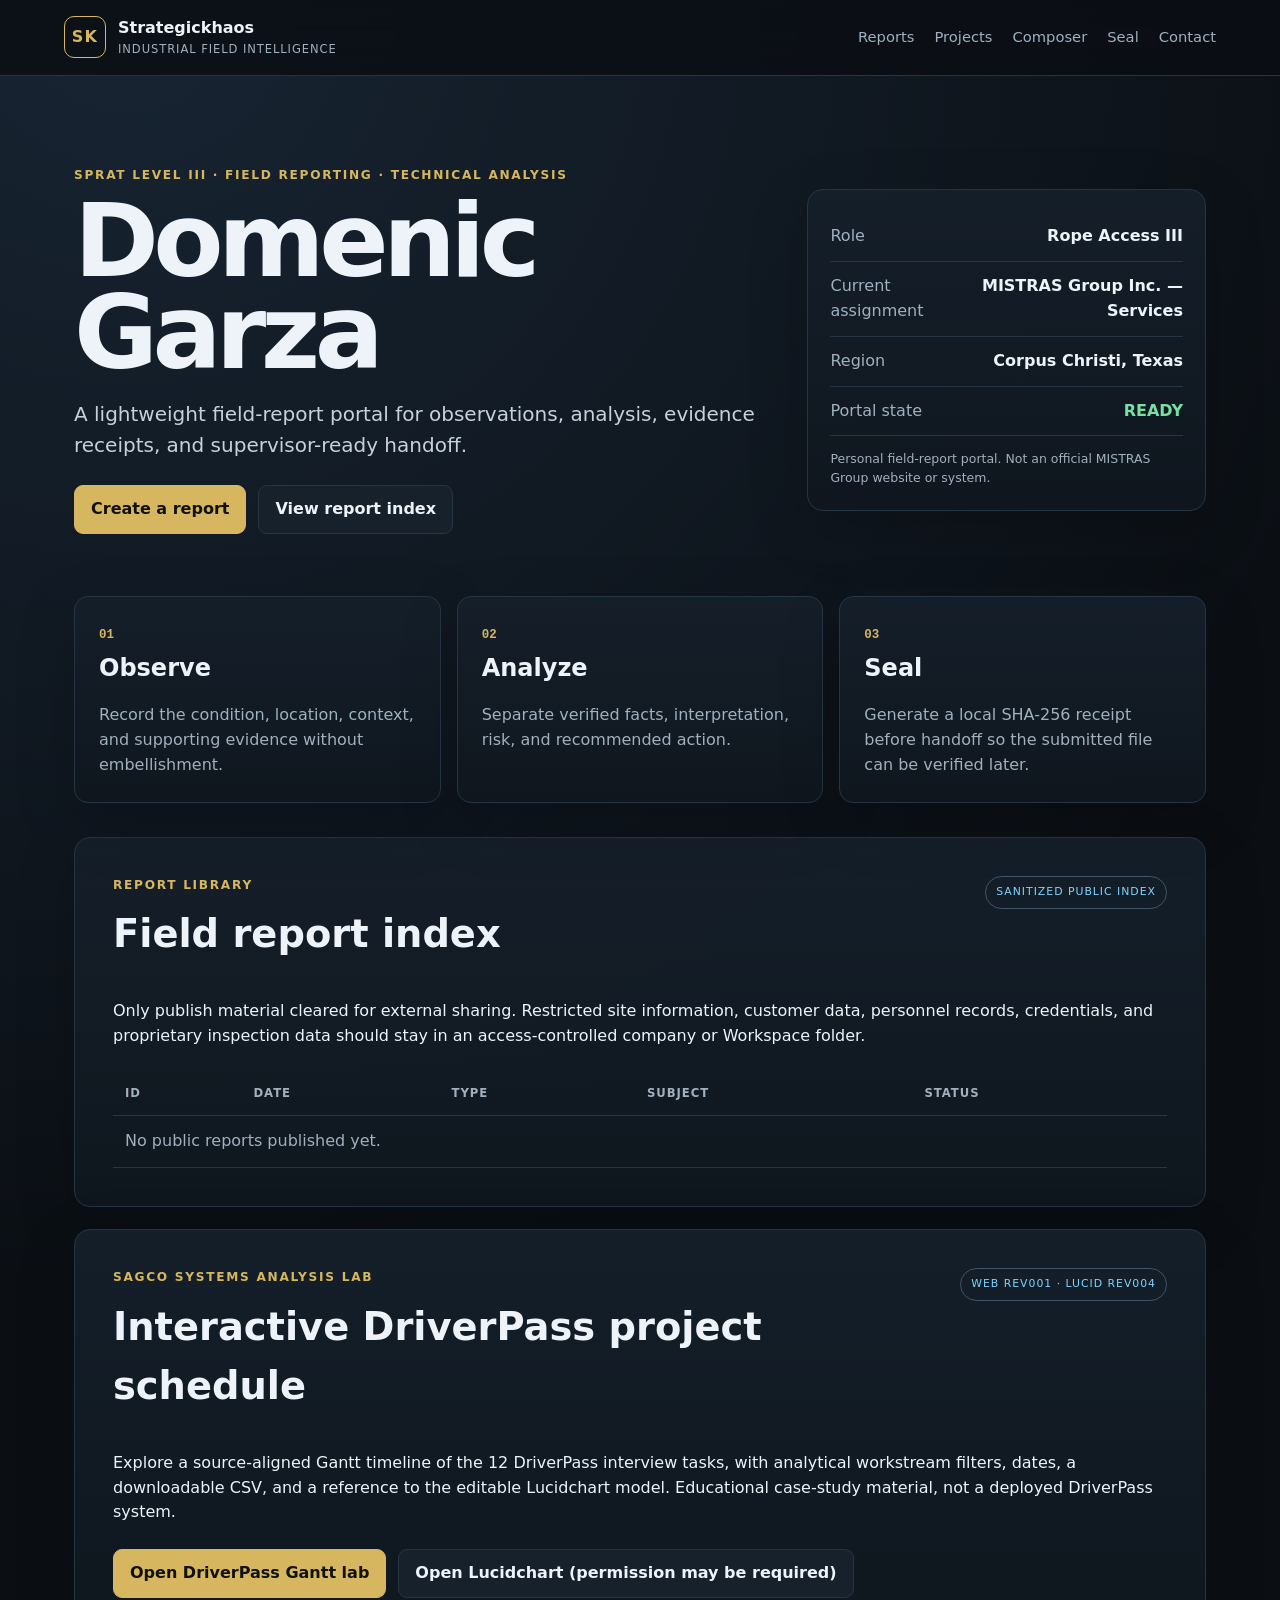
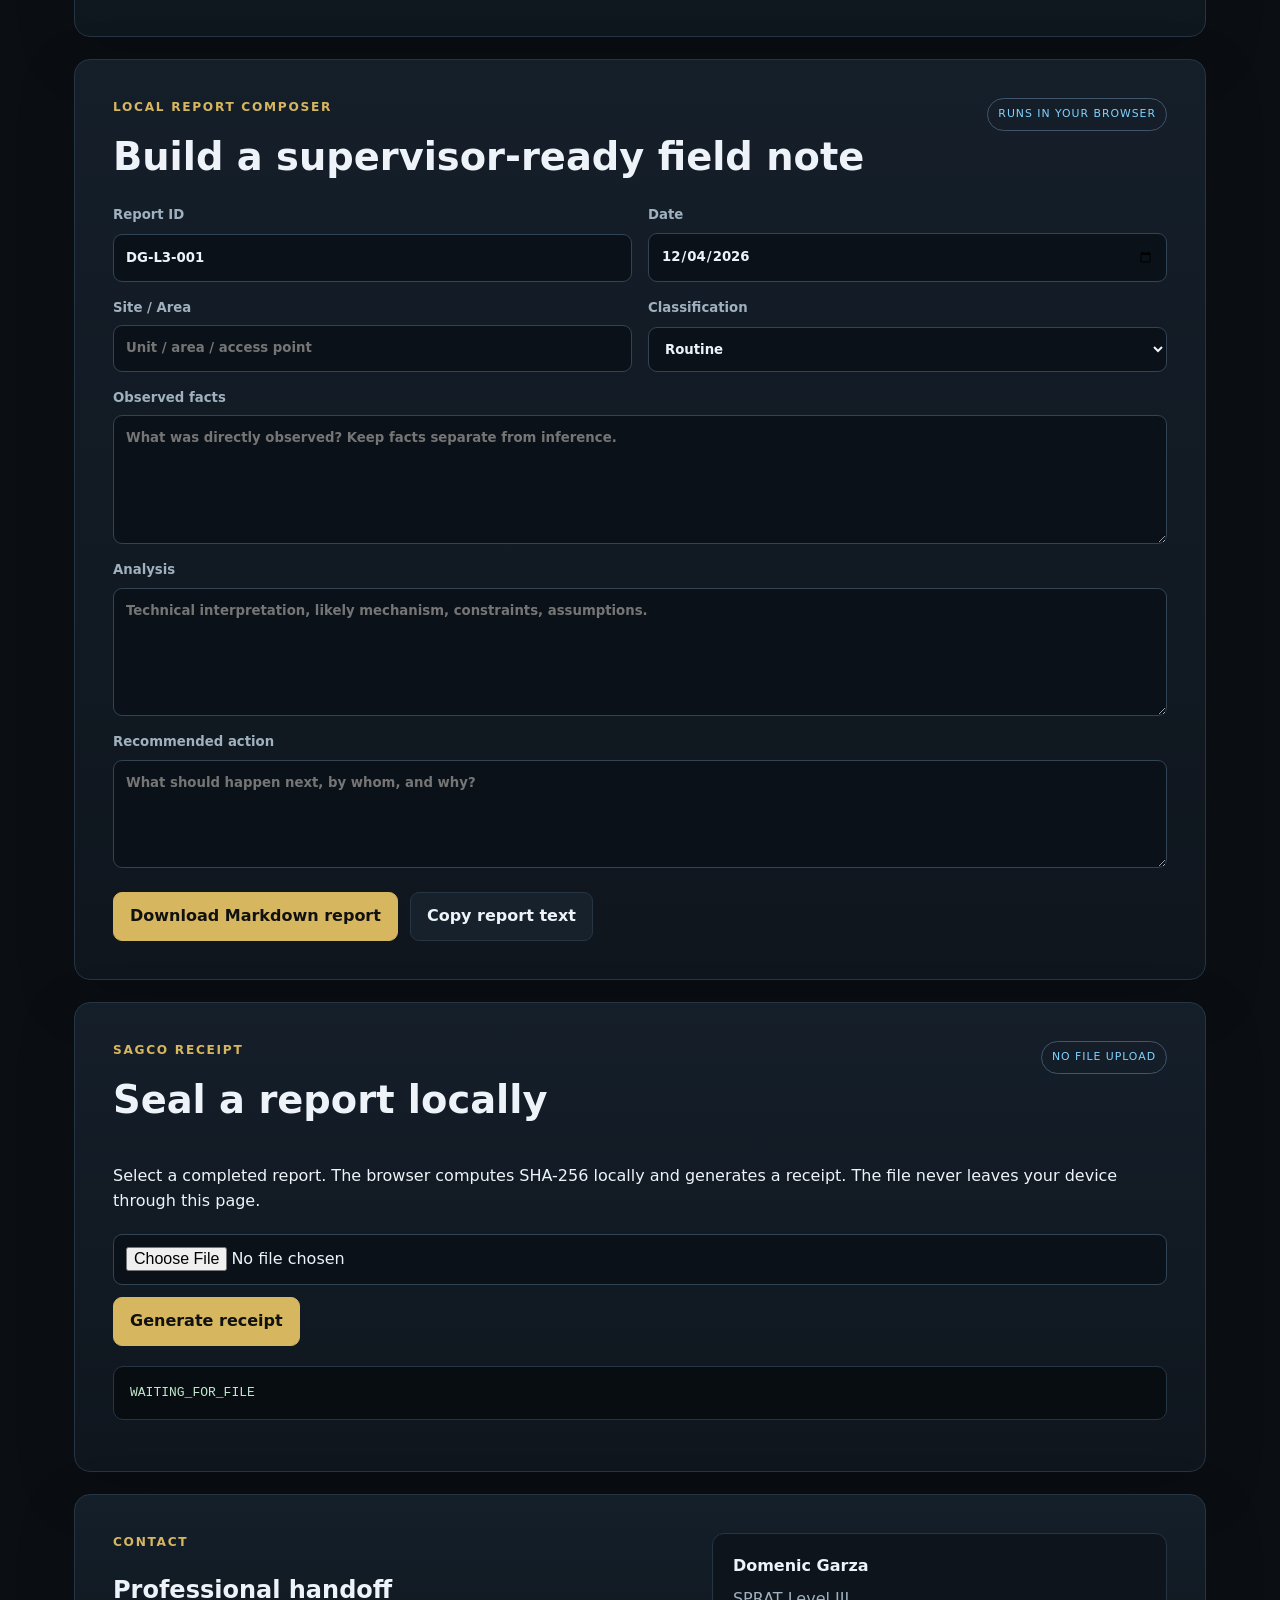
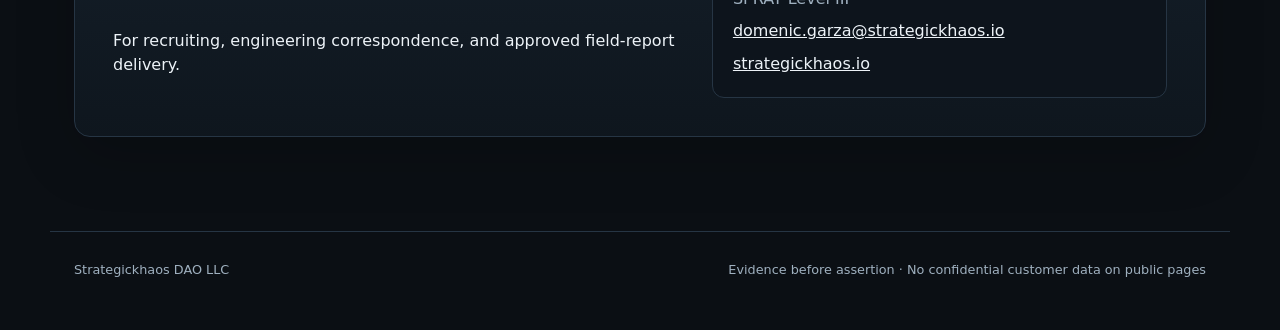
<file: index.html>
<!doctype html>
<html lang="en">
<head>
  <meta charset="utf-8" />
  <meta name="viewport" content="width=device-width,initial-scale=1" />
  <meta name="description" content="Domenic Garza — SPRAT Level III field reporting and engineering analysis portal." />
  <meta name="robots" content="index,follow" />
  <title>Domenic Garza | SPRAT Level III Field Reports</title>
  <link rel="stylesheet" href="assets/site.css" />
</head>
<body>
  <header class="site-header">
    <a class="brand" href="#top" aria-label="Strategickhaos home">
      <span class="brand-mark">SK</span>
      <span>
        <strong>Strategickhaos</strong>
        <small>Industrial Field Intelligence</small>
      </span>
    </a>
    <nav aria-label="Primary">
      <a href="#reports">Reports</a>
      <a href="#projects">Projects</a>
      <a href="#composer">Composer</a>
      <a href="#seal">Seal</a>
      <a href="#contact">Contact</a>
    </nav>
  </header>

  <main id="top">
    <section class="hero">
      <div>
        <p class="eyebrow">SPRAT LEVEL III · FIELD REPORTING · TECHNICAL ANALYSIS</p>
        <h1>Domenic Garza</h1>
        <p class="lede">A lightweight field-report portal for observations, analysis, evidence receipts, and supervisor-ready handoff.</p>
        <div class="actions">
          <a class="button primary" href="#composer">Create a report</a>
          <a class="button" href="#reports">View report index</a>
        </div>
      </div>
      <aside class="status-card" aria-label="Current assignment status">
        <div class="status-row"><span>Role</span><strong>Rope Access III</strong></div>
        <div class="status-row"><span>Current assignment</span><strong>MISTRAS Group Inc. — Services</strong></div>
        <div class="status-row"><span>Region</span><strong>Corpus Christi, Texas</strong></div>
        <div class="status-row"><span>Portal state</span><strong class="ok">READY</strong></div>
        <p class="micro">Personal field-report portal. Not an official MISTRAS Group website or system.</p>
      </aside>
    </section>

    <section class="rail-grid" aria-label="Portal doctrine">
      <article><span>01</span><h2>Observe</h2><p>Record the condition, location, context, and supporting evidence without embellishment.</p></article>
      <article><span>02</span><h2>Analyze</h2><p>Separate verified facts, interpretation, risk, and recommended action.</p></article>
      <article><span>03</span><h2>Seal</h2><p>Generate a local SHA-256 receipt before handoff so the submitted file can be verified later.</p></article>
    </section>

    <section id="reports" class="panel">
      <div class="section-head">
        <div><p class="eyebrow">REPORT LIBRARY</p><h2>Field report index</h2></div>
        <span class="badge">SANITIZED PUBLIC INDEX</span>
      </div>
      <p>Only publish material cleared for external sharing. Restricted site information, customer data, personnel records, credentials, and proprietary inspection data should stay in an access-controlled company or Workspace folder.</p>
      <div class="table-wrap">
        <table>
          <thead><tr><th>ID</th><th>Date</th><th>Type</th><th>Subject</th><th>Status</th></tr></thead>
          <tbody id="reportRows"><tr><td colspan="5" class="muted">No public reports published yet.</td></tr></tbody>
        </table>
      </div>
    </section>

    <section id="projects" class="panel">
      <div class="section-head">
        <div><p class="eyebrow">SAGCO SYSTEMS ANALYSIS LAB</p><h2>Interactive DriverPass project schedule</h2></div>
        <span class="badge">WEB REV001 · LUCID REV004</span>
      </div>
      <p>Explore a source-aligned Gantt timeline of the 12 DriverPass interview tasks, with analytical workstream filters, dates, a downloadable CSV, and a reference to the editable Lucidchart model. Educational case-study material, not a deployed DriverPass system.</p>
      <div class="actions">
        <a class="button primary" href="projects/driverpass-gantt/">Open DriverPass Gantt lab</a>
        <a class="button" href="https://lucid.app/lucidchart/f4c7231e-6f78-4b32-979b-8c4c8e9464ad/view" target="_blank" rel="noopener noreferrer">Open Lucidchart (permission may be required)</a>
      </div>
    </section>

    <section id="composer" class="panel">
      <div class="section-head"><div><p class="eyebrow">LOCAL REPORT COMPOSER</p><h2>Build a supervisor-ready field note</h2></div><span class="badge">RUNS IN YOUR BROWSER</span></div>
      <div class="form-grid">
        <label>Report ID<input id="reportId" value="DG-L3-001" /></label>
        <label>Date<input id="reportDate" type="date" /></label>
        <label>Site / Area<input id="site" placeholder="Unit / area / access point" /></label>
        <label>Classification<select id="classification"><option>Routine</option><option>Safety Observation</option><option>Technical Analysis</option><option>Quality / NCR Support</option><option>Rope Access Plan Note</option></select></label>
        <label class="span2">Observed facts<textarea id="facts" rows="5" placeholder="What was directly observed? Keep facts separate from inference."></textarea></label>
        <label class="span2">Analysis<textarea id="analysis" rows="5" placeholder="Technical interpretation, likely mechanism, constraints, assumptions."></textarea></label>
        <label class="span2">Recommended action<textarea id="action" rows="4" placeholder="What should happen next, by whom, and why?"></textarea></label>
      </div>
      <div class="actions">
        <button class="button primary" id="downloadMd">Download Markdown report</button>
        <button class="button" id="copyReport">Copy report text</button>
      </div>
    </section>

    <section id="seal" class="panel">
      <div class="section-head"><div><p class="eyebrow">SAGCO RECEIPT</p><h2>Seal a report locally</h2></div><span class="badge">NO FILE UPLOAD</span></div>
      <p>Select a completed report. The browser computes SHA-256 locally and generates a receipt. The file never leaves your device through this page.</p>
      <div class="seal-box">
        <input id="sealFile" type="file" />
        <button class="button primary" id="sealBtn">Generate receipt</button>
      </div>
      <pre id="receiptOut">WAITING_FOR_FILE</pre>
      <button class="button hidden" id="downloadReceipt">Download receipt JSON</button>
    </section>

    <section id="contact" class="panel contact">
      <div><p class="eyebrow">CONTACT</p><h2>Professional handoff</h2><p>For recruiting, engineering correspondence, and approved field-report delivery.</p></div>
      <div class="contact-card">
        <strong>Domenic Garza</strong>
        <span>SPRAT Level III</span>
        <a href="mailto:domenic.garza@strategickhaos.io">domenic.garza@strategickhaos.io</a>
        <a href="https://strategickhaos.io">strategickhaos.io</a>
      </div>
    </section>
  </main>

  <footer>
    <span>Strategickhaos DAO LLC</span>
    <span>Evidence before assertion · No confidential customer data on public pages</span>
  </footer>
  <script src="assets/site.js"></script>
</body>
</html>
</file>
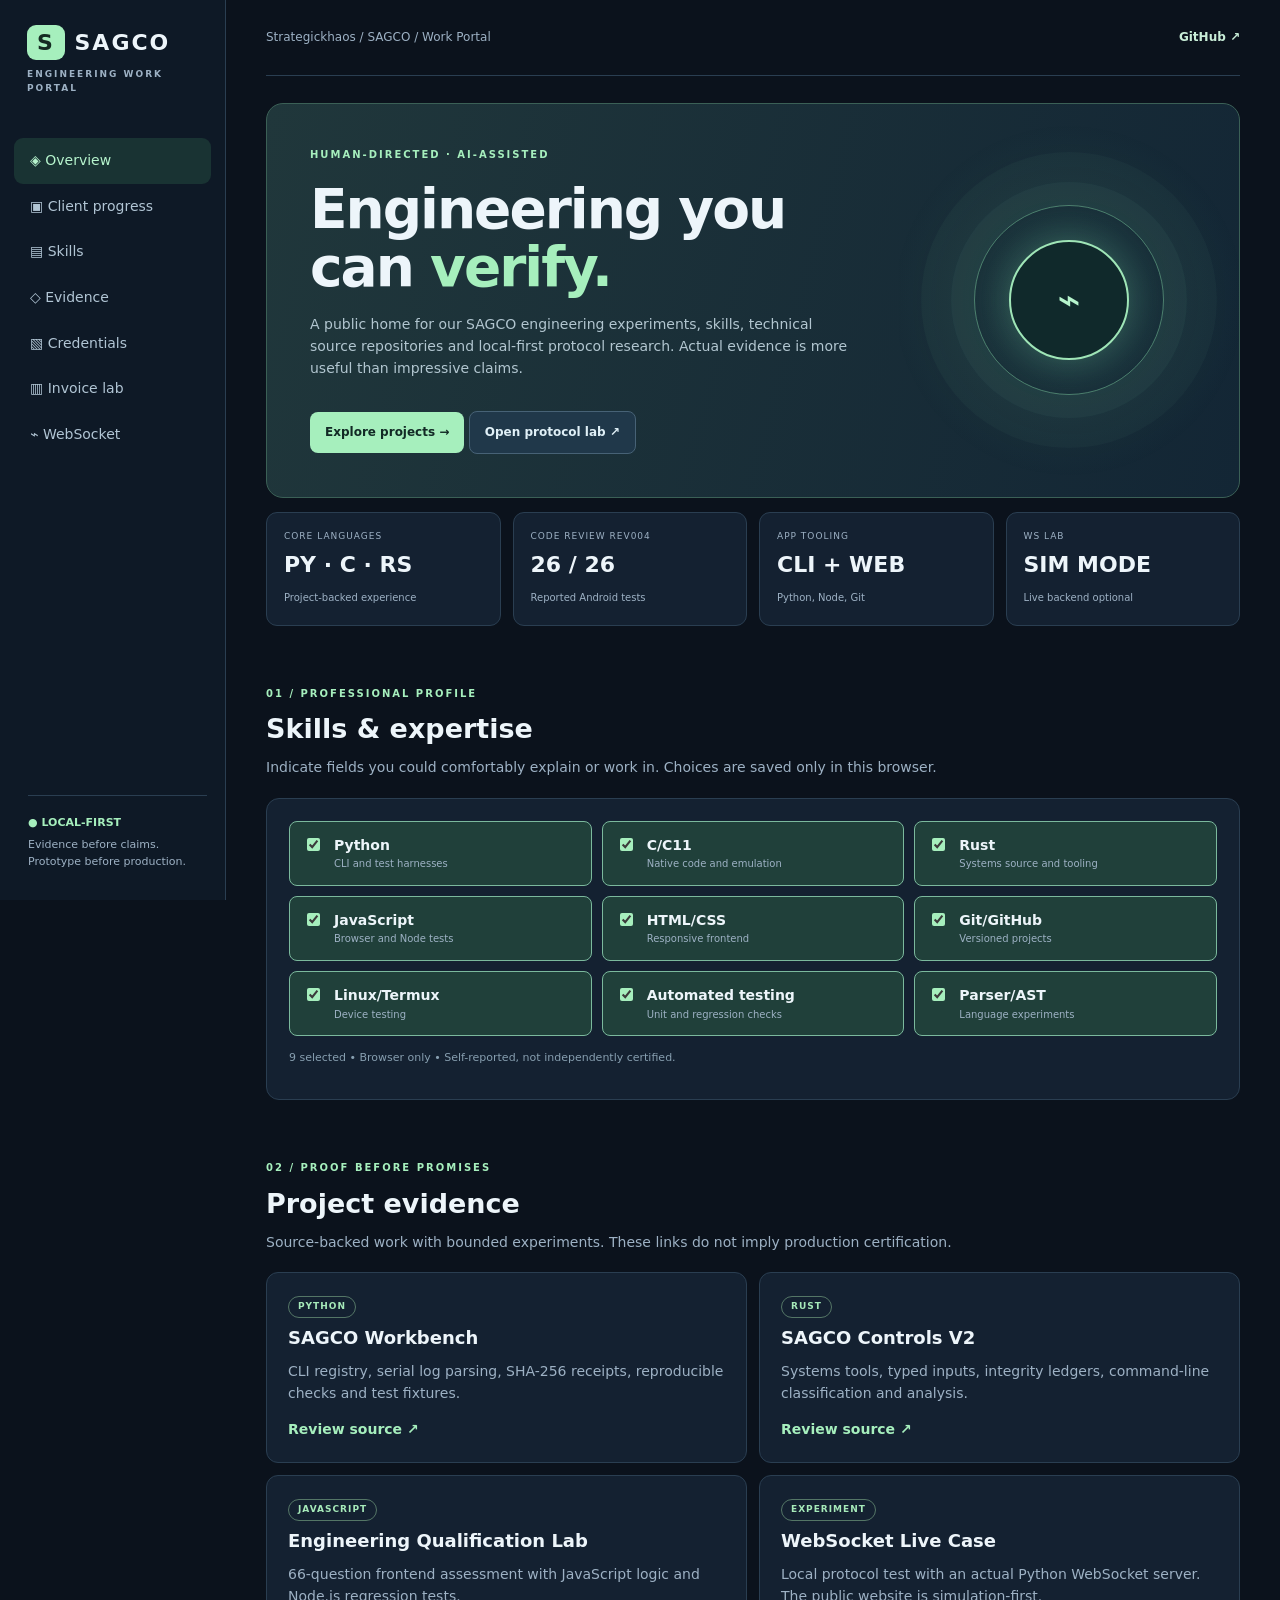
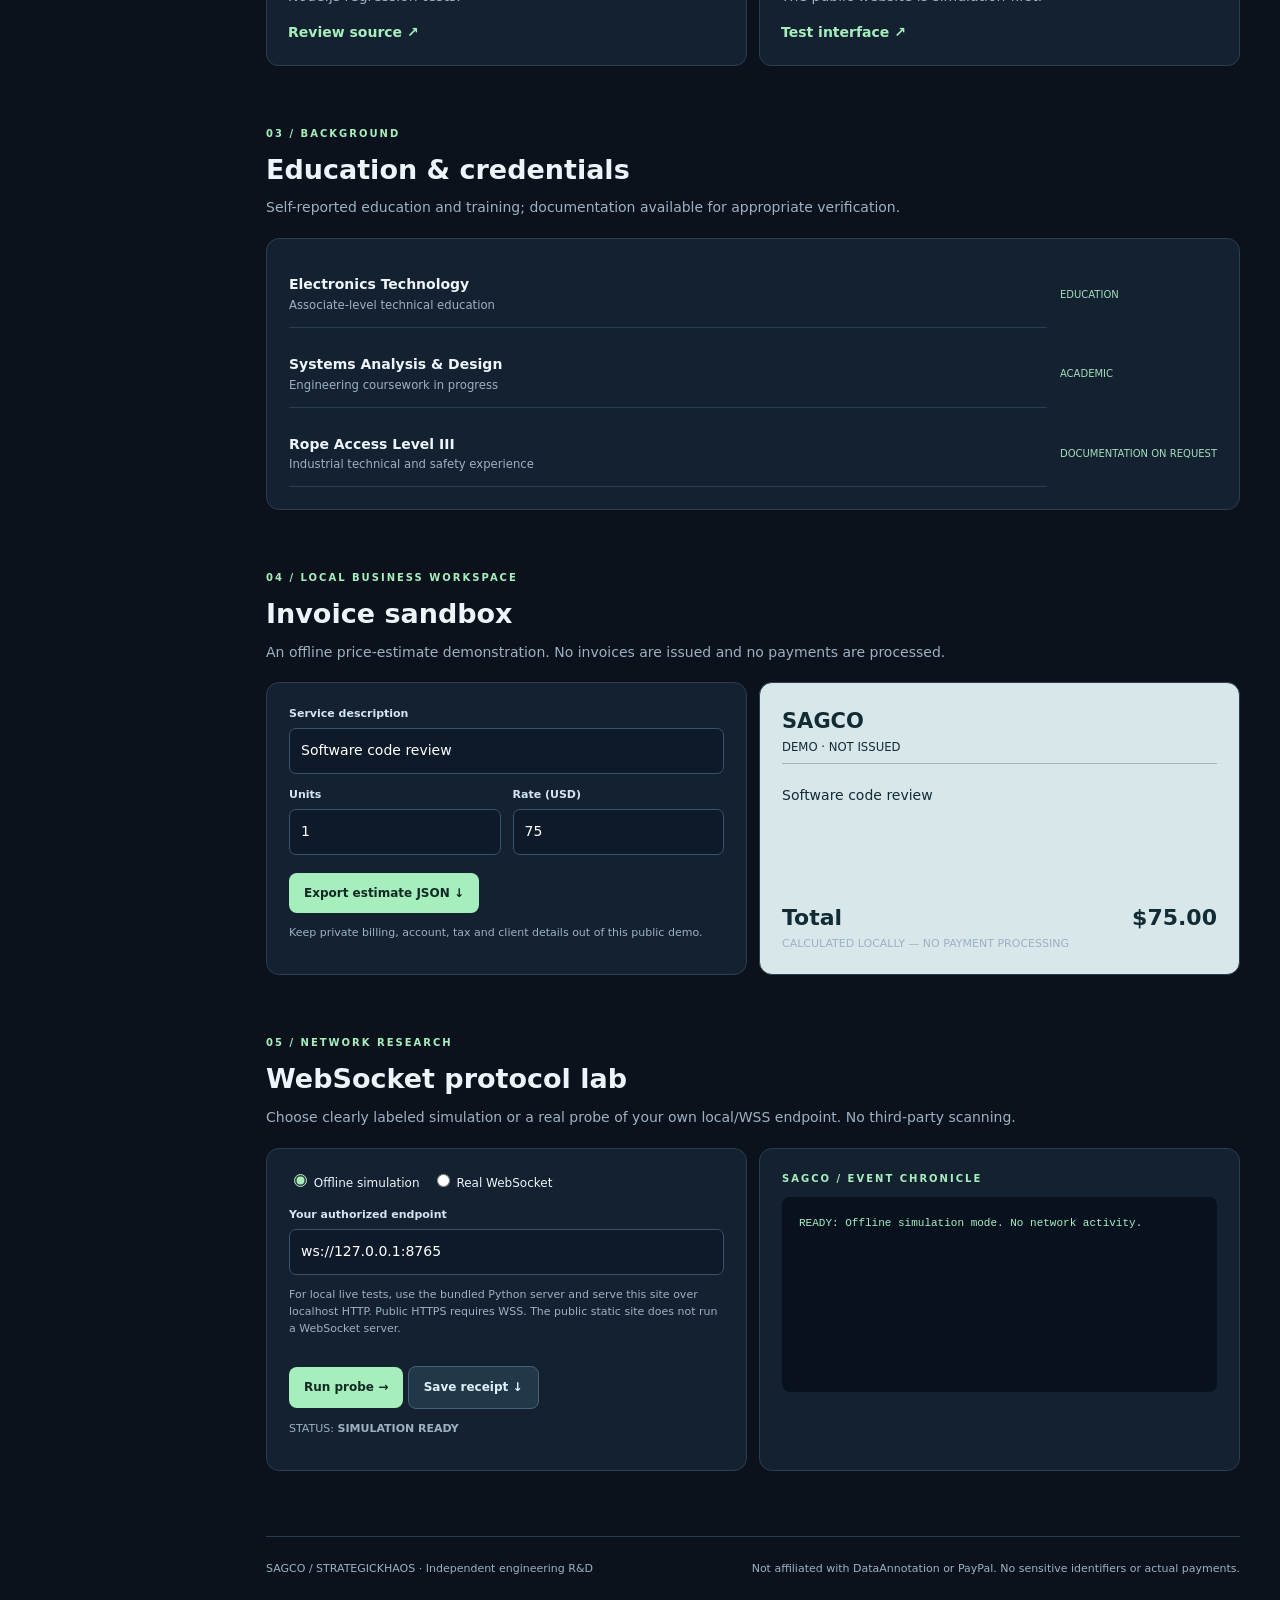
<file: sagco-portal/index.html>
<!doctype html>
<html lang="en">
<head>
<meta charset="utf-8"><meta name="viewport" content="width=device-width,initial-scale=1">
<meta name="theme-color" content="#101b27">
<meta name="description" content="SAGCO engineering work portal: evidence-backed skills, independent research, invoice simulator and WebSocket protocol lab.">
<title>SAGCO | Engineering Work Portal</title>
<style>
:root{font:14px/1.55 system-ui,Segoe UI,sans-serif;color:#edf5fa;background:#0b121c;--mint:#a6efbd;--muted:#9db1c4;--line:#2a3e51;--panel:#142131}*{box-sizing:border-box}html{scroll-behavior:smooth}body{margin:0}a{color:inherit;text-decoration:none}button,input{font:inherit}button{cursor:pointer}a:focus-visible,button:focus-visible,input:focus-visible{outline:2px solid #8bdcf1;outline-offset:2px}.shell{display:grid;grid-template-columns:226px minmax(0,1fr);min-height:100vh}.sidebar{border-right:1px solid var(--line);background:#0e1926;padding:26px 14px;position:sticky;top:0;height:100vh}.brand{font-weight:900;font-size:22px;letter-spacing:2px;padding-left:13px}.brand i{background:var(--mint);color:#142b22;border-radius:9px;padding:5px 10px;font-style:normal}.brand small{display:block;font-size:9px;letter-spacing:2px;color:var(--muted);margin:8px 0 42px}.sidebar nav a{display:block;padding:12px 16px;border-radius:9px;color:#b1c5d4}.sidebar nav a:hover,.sidebar nav a:first-child{background:#193333;color:#b6f4cd}.aside-note{position:absolute;bottom:30px;left:28px;right:18px;color:var(--muted);font-size:11px;border-top:1px solid var(--line);padding-top:18px}.aside-note b{display:block;color:var(--mint);margin-bottom:5px}.main{padding:0 40px;max-width:1470px;width:100%}.top{display:flex;align-items:center;justify-content:space-between;gap:10px;height:76px;border-bottom:1px solid var(--line);color:var(--muted);font-size:12px}.top a{color:#c9eed8;font-weight:700}.hero{display:grid;grid-template-columns:1.3fr .7fr;min-height:310px;margin-top:27px;border:1px solid #3b6056;border-radius:17px;overflow:hidden;background:linear-gradient(105deg,#20373b,#132635)}.hero-content{padding:43px}.eyebrow{color:var(--mint);letter-spacing:2px;font-size:10px;font-weight:900}h1{font-size:clamp(34px,5vw,55px);letter-spacing:-2px;line-height:1.07;margin:17px 0}h1 em{color:var(--mint);font-style:normal}.hero p{color:#b2c6d0;max-width:580px}.hero-visual{display:grid;place-items:center;position:relative;overflow:hidden;background:radial-gradient(circle,#44856a27,transparent 68%)}.ring{width:190px;height:190px;border:1px solid #88dbaa78;border-radius:50%;position:absolute;box-shadow:0 0 0 23px #85d8b30b,0 0 0 53px #85d8b309}.core{position:relative;border-radius:50%;background:#10292b;border:2px solid #9fe5b7;width:120px;height:120px;display:grid;place-items:center;color:#b6f5cd;font-size:39px;box-shadow:0 0 40px #77daac55}.button{display:inline-block;border:0;padding:11px 15px;border-radius:8px;background:var(--mint);color:#122925;font-size:12px;font-weight:850;margin-top:18px}.button.alt{background:#20384a;color:#e0f0f7;border:1px solid #476276}.metrics{display:grid;grid-template-columns:repeat(4,1fr);gap:12px;margin-top:14px}.metric{border:1px solid var(--line);background:var(--panel);border-radius:11px;padding:17px}.metric small{display:block;font-size:9px;color:var(--muted);letter-spacing:1px}.metric strong{display:block;font-size:22px;margin:4px 0}.metric span{font-size:10px;color:var(--muted)}section{margin-top:60px;scroll-margin-top:20px}section h2{font-size:27px;margin:7px 0 7px}section .description{color:var(--muted);margin:0 0 19px}.label{font-size:10px;color:var(--mint);letter-spacing:2px;font-weight:900}.box{border:1px solid var(--line);border-radius:13px;background:var(--panel);padding:22px}.skill-grid{display:grid;grid-template-columns:repeat(3,minmax(0,1fr));gap:10px}.skill{border:1px solid #355169;background:#1b2a3b;padding:13px;border-radius:8px;display:flex;gap:11px;align-items:start;cursor:pointer}.skill:has(input:checked){border-color:#7bb99d;background:#20403a}.skill input{accent-color:var(--mint);margin-top:3px}.skill strong{display:block}.skill small{color:var(--muted);display:block;font-size:10px}.hint{font-size:11px;color:#879fb0;margin-top:13px}.cards{display:grid;grid-template-columns:repeat(2,1fr);gap:12px}.card{border:1px solid var(--line);background:var(--panel);border-radius:12px;padding:21px}.card h3{margin:6px 0;font-size:18px}.card p{color:var(--muted);margin:9px 0 15px}.card a{color:var(--mint);font-weight:800}.tag{display:inline-block;border:1px solid #547666;color:#a6e9b9;border-radius:30px;padding:3px 9px;font-size:9px;font-weight:850;letter-spacing:1px}.tiny{font-size:11px;color:var(--muted)}.cred{display:grid;grid-template-columns:1fr auto;gap:13px;align-items:center}.cred>div{padding:13px 0;border-bottom:1px solid var(--line)}.cred small{display:block;color:var(--muted)}.pill{font-size:10px;color:#a4ddbb}.tools{display:grid;grid-template-columns:1fr 1fr;gap:12px}label.field{display:block;font-size:11px;font-weight:750;margin-bottom:6px;color:#d2e5f0}input[type=text],input[type=number]{background:#0e1a29;border:1px solid #385269;color:white;padding:11px;border-radius:7px;width:100%;min-width:0}.form-row{display:grid;grid-template-columns:1fr 1fr;gap:12px;margin-top:12px}.preview{background:#d8e7e9;color:#112c34;display:flex;flex-direction:column;min-height:220px}.preview b{font-size:21px}.preview hr{width:100%;border:0;border-top:1px solid #9bb8bd}.total{margin-top:auto;display:flex;justify-content:space-between;font-size:22px;font-weight:850}.radio{display:flex;gap:12px;flex-wrap:wrap;margin-bottom:14px}.radio label{font-size:12px}.radio input{accent-color:var(--mint)}pre{white-space:pre-wrap;overflow:auto;word-break:break-word;background:#07121e;color:#a8efc4;padding:17px;border-radius:8px;min-height:195px;max-height:330px;font:11px/1.65 ui-monospace,monospace}.foot{margin:65px 0 35px;color:var(--muted);padding-top:23px;border-top:1px solid var(--line);font-size:11px;display:flex;justify-content:space-between;gap:12px}@media(max-width:900px){.shell{display:block}.sidebar{position:static;height:auto;padding:14px}.brand{font-size:19px}.brand small,.aside-note{display:none!important}.sidebar nav{display:flex;overflow:auto}.sidebar nav a{white-space:nowrap;font-size:11px;padding:8px 11px}.main{padding:0 16px}.top{height:54px}.hero{grid-template-columns:1fr}.hero-content{padding:26px}.hero-visual{min-height:125px}.ring{width:100px;height:100px}.core{width:70px;height:70px;font-size:23px}.metrics{grid-template-columns:repeat(2,1fr)}.skill-grid{grid-template-columns:repeat(2,1fr)}.cards,.tools{grid-template-columns:1fr}}@media(max-width:530px){.skill-grid{grid-template-columns:1fr}.foot{display:block}.metric strong{font-size:17px}h1{font-size:36px}}@media(prefers-reduced-motion:reduce){html{scroll-behavior:auto}}
</style>
</head>
<body>
<div class="shell">
<aside class="sidebar"><div class="brand"><i>S</i> SAGCO<small>ENGINEERING WORK PORTAL</small></div><nav aria-label="Sections"><a href="#overview">◈ Overview</a><a href="./progress.html">▣ Client progress</a><a href="#skills">▤ Skills</a><a href="#projects">◇ Evidence</a><a href="#credentials">▧ Credentials</a><a href="#billing">▥ Invoice lab</a><a href="#socket">⌁ WebSocket</a></nav><div class="aside-note"><b>● LOCAL-FIRST</b>Evidence before claims.<br>Prototype before production.</div></aside>
<main class="main">
<header class="top"><span>Strategickhaos / SAGCO / Work Portal</span><a target="_blank" rel="noopener noreferrer" href="https://github.com/Strategickhaos">GitHub ↗</a></header>
<div class="hero" id="overview"><div class="hero-content"><div class="eyebrow">HUMAN-DIRECTED · AI-ASSISTED</div><h1>Engineering you<br>can <em>verify.</em></h1><p>A public home for our SAGCO engineering experiments, skills, technical source repositories and local-first protocol research. Actual evidence is more useful than impressive claims.</p><a href="#projects" class="button">Explore projects →</a> <a href="#socket" class="button alt">Open protocol lab ↗</a></div><div class="hero-visual" aria-hidden="true"><div class="ring"></div><div class="core">⌁</div></div></div>
<div class="metrics"><div class="metric"><small>CORE LANGUAGES</small><strong>PY · C · RS</strong><span>Project-backed experience</span></div><div class="metric"><small>CODE REVIEW REV004</small><strong>26 / 26</strong><span>Reported Android tests</span></div><div class="metric"><small>APP TOOLING</small><strong>CLI + WEB</strong><span>Python, Node, Git</span></div><div class="metric"><small>WS LAB</small><strong id="metric-ws">SIM MODE</strong><span>Live backend optional</span></div></div>
<section id="skills"><div class="label">01 / PROFESSIONAL PROFILE</div><h2>Skills & expertise</h2><p class="description">Indicate fields you could comfortably explain or work in. Choices are saved only in this browser.</p><div class="box"><div class="skill-grid" id="skill-list"></div><p class="hint" id="skills-note">Self-reported selections, not external certifications. No server upload.</p></div></section>
<section id="projects"><div class="label">02 / PROOF BEFORE PROMISES</div><h2>Project evidence</h2><p class="description">Source-backed work with bounded experiments. These links do not imply production certification.</p><div class="cards">
<div class="card"><span class="tag">PYTHON</span><h3>SAGCO Workbench</h3><p>CLI registry, serial log parsing, SHA-256 receipts, reproducible checks and test fixtures.</p><a target="_blank" rel="noopener noreferrer" href="https://github.com/Strategickhaos/sagco-workbench">Review source ↗</a></div>
<div class="card"><span class="tag">RUST</span><h3>SAGCO Controls V2</h3><p>Systems tools, typed inputs, integrity ledgers, command-line classification and analysis.</p><a target="_blank" rel="noopener noreferrer" href="https://github.com/Strategickhaos/sagco-controls-v2">Review source ↗</a></div>
<div class="card"><span class="tag">JAVASCRIPT</span><h3>Engineering Qualification Lab</h3><p>66-question frontend assessment with JavaScript logic and Node.js regression tests.</p><a target="_blank" rel="noopener noreferrer" href="https://github.com/Strategickhaos/fabricmiq-engineering-qualification-lab">Review source ↗</a></div>
<div class="card"><span class="tag">EXPERIMENT</span><h3>WebSocket Live Case</h3><p>Local protocol test with an actual Python WebSocket server. The public website is simulation-first.</p><a href="#socket">Test interface ↗</a></div></div></section>
<section id="credentials"><div class="label">03 / BACKGROUND</div><h2>Education & credentials</h2><p class="description">Self-reported education and training; documentation available for appropriate verification.</p><div class="box cred"><div><b>Electronics Technology</b><small>Associate-level technical education</small></div><span class="pill">EDUCATION</span><div><b>Systems Analysis & Design</b><small>Engineering coursework in progress</small></div><span class="pill">ACADEMIC</span><div><b>Rope Access Level III</b><small>Industrial technical and safety experience</small></div><span class="pill">DOCUMENTATION ON REQUEST</span></div></section>
<section id="billing"><div class="label">04 / LOCAL BUSINESS WORKSPACE</div><h2>Invoice sandbox</h2><p class="description">An offline price-estimate demonstration. No invoices are issued and no payments are processed.</p><div class="tools"><div class="box"><label class="field" for="service">Service description</label><input id="service" type="text" maxlength="100" value="Software code review"><div class="form-row"><div><label class="field" for="quantity">Units</label><input id="quantity" type="number" min="0" max="100000" step=".25" value="1"></div><div><label class="field" for="price">Rate (USD)</label><input id="price" type="number" min="0" max="1000000" step=".01" value="75"></div></div><button class="button" id="download" type="button">Export estimate JSON ↓</button><p class="tiny">Keep private billing, account, tax and client details out of this public demo.</p></div><div class="box preview"><div><b>SAGCO</b><small style="display:block">DEMO · NOT ISSUED</small></div><hr><p id="preview-service">Software code review</p><div class="total"><span>Total</span><span id="sum">$75.00</span></div><div class="tiny">CALCULATED LOCALLY — NO PAYMENT PROCESSING</div></div></div></section>
<section id="socket"><div class="label">05 / NETWORK RESEARCH</div><h2>WebSocket protocol lab</h2><p class="description">Choose clearly labeled simulation or a real probe of your own local/WSS endpoint. No third-party scanning.</p><div class="tools"><div class="box"><div class="radio"><label><input name="mode" type="radio" value="sim" checked> Offline simulation</label><label><input name="mode" type="radio" value="live"> Real WebSocket</label></div><label class="field" for="endpoint">Your authorized endpoint</label><input id="endpoint" type="text" value="ws://127.0.0.1:8765"><p class="tiny">For local live tests, use the bundled Python server and serve this site over localhost HTTP. Public HTTPS requires WSS. The public static site does not run a WebSocket server.</p><button id="probe" class="button" type="button">Run probe →</button> <button id="receipt" class="button alt" type="button">Save receipt ↓</button><p class="tiny">STATUS: <b id="state">SIMULATION READY</b></p></div><div class="box"><div class="eyebrow">SAGCO / EVENT CHRONICLE</div><pre id="log" role="log" aria-live="polite">READY: Offline simulation mode. No network activity.</pre></div></div></section>
<footer class="foot"><span>SAGCO / STRATEGICKHAOS · Independent engineering R&D</span><span>Not affiliated with DataAnnotation or PayPal. No sensitive identifiers or actual payments.</span></footer>
</main></div>
<script>
'use strict';
const $=id=>document.getElementById(id), items=[['Python','CLI and test harnesses'],['C/C11','Native code and emulation'],['Rust','Systems source and tooling'],['JavaScript','Browser and Node tests'],['HTML/CSS','Responsive frontend'],['Git/GitHub','Versioned projects'],['Linux/Termux','Device testing'],['Automated testing','Unit and regression checks'],['Parser/AST','Language experiments']];
let saved;
try{saved=JSON.parse(localStorage.getItem('sagco-portal-skills'))}catch(e){saved=null}
if(!Array.isArray(saved))saved=[0,1,2,3,4,5,6,7,8];
function updateCount(){let count=document.querySelectorAll('#skill-list input:checked').length;$('skills-note').textContent=count+' selected • Browser only • Self-reported, not independently certified.'}
items.forEach((item,i)=>{let label=document.createElement('label');label.className='skill';let box=document.createElement('input');box.type='checkbox';box.checked=saved.includes(i);let span=document.createElement('span');let a=document.createElement('strong'),b=document.createElement('small');a.textContent=item[0];b.textContent=item[1];span.append(a,b);label.append(box,span);box.onchange=()=>{try{localStorage.setItem('sagco-portal-skills',JSON.stringify([...document.querySelectorAll('#skill-list input')].flatMap((v,n)=>v.checked?[n]:[])))}catch(e){}updateCount()};$('skill-list').append(label)});updateCount();
function calc(){let n=Number($('quantity').value),r=Number($('price').value);let ok=Number.isFinite(n)&&Number.isFinite(r)&&n>=0&&r>=0&&n<=100000&&r<=1000000;let total=ok?Math.round(n*r*100)/100:null;$('sum').textContent=ok?new Intl.NumberFormat('en-US',{style:'currency',currency:'USD'}).format(total):'INVALID';$('preview-service').textContent=$('service').value.slice(0,100);$('download').disabled=!ok;return{description:$('service').value.slice(0,100),units:n,rate_usd:r,total_usd:total,valid:ok}}
for(let id of ['quantity','price','service'])$(id).addEventListener('input',calc);calc();
function save(name,obj){let b=new Blob([JSON.stringify(obj,null,2)],{type:'application/json'}),u=URL.createObjectURL(b),a=document.createElement('a');a.href=u;a.download=name;document.body.append(a);a.click();a.remove();setTimeout(()=>URL.revokeObjectURL(u),1000)}
$('download').onclick=()=>{let d=calc();if(d.valid)save('sagco-demo-estimate.json',{type:'LOCAL_ESTIMATE',not_issued:true,payment_processed:false,...d})};
let receipt=null,mode='sim';
document.querySelectorAll('input[name=mode]').forEach(x=>x.onchange=()=>{if(x.checked){mode=x.value;$('state').textContent=mode==='sim'?'SIMULATION READY':'LIVE NOT CONNECTED';$('metric-ws').textContent='SIM MODE'}});
function log(msg){$('log').textContent+=msg+'\n'}
$('probe').onclick=async()=>{
$('probe').disabled=true;$('log').textContent='';receipt=null;
if(mode==='sim'){log('SIMULATED: No WebSocket connection made');for(let st of ['LEX','PARSE','AST','TRACE','VERIFY']){await new Promise(r=>setTimeout(r,130));log('SIM '+st+': UI step completed')}receipt={status:'SIMULATED',network_executed:false,created_utc:new Date().toISOString()};$('state').textContent='SIMULATION COMPLETE';$('probe').disabled=false;return}
let endpoint=$('endpoint').value.trim(),u;
try{u=new URL(endpoint);if(u.username||u.password||u.search||u.hash)throw 0;if(u.protocol!=='wss:'&&!(u.protocol==='ws:'&&['localhost','127.0.0.1'].includes(u.hostname)&&['localhost','127.0.0.1'].includes(location.hostname)&&location.protocol==='http:'))throw 0}catch(e){log('DENY: Use wss:// or local ws:// from localhost HTTP');$('state').textContent='INVALID ENDPOINT';$('probe').disabled=false;return}
let ws,done=false,seq=Math.floor(Math.random()*1000000000),started=performance.now();
function finish(status){if(done)return;done=true;clearTimeout(timer);$('state').textContent=status;$('probe').disabled=false;try{ws.close()}catch(e){}}
let timer=setTimeout(()=>{log('TIMEOUT: No confirmed server response');finish('TIMEOUT')},5000);
try{ws=new WebSocket(endpoint)}catch(e){log('CONNECT ERROR');finish('CONNECT ERROR');return}
log('OPENING: '+u.origin);
ws.onopen=()=>{log('HANDSHAKE: Browser connected');ws.send(JSON.stringify({type:'probe',seq,revision:'SAGCO-WS001'}))};
ws.onmessage=e=>{try{let d=JSON.parse(e.data);if(d.type==='probe_result'&&d.status==='PASS'&&d.seq===seq){let ms=Math.round(performance.now()-started);log('PASS: Server verified probe '+seq+' ('+ms+'ms)');receipt={status:'PASS',mode:'WEBSOCKET',network_executed:true,origin:u.origin,round_trip_ms:ms,created_utc:new Date().toISOString()};$('metric-ws').textContent='LIVE PASS';finish('LIVE PASS')}else{log('INVALID SERVER RESULT');finish('INVALID RESULT')}}catch(err){log('INVALID SERVER JSON');finish('JSON ERROR')}};
ws.onerror=()=>{log('NETWORK ERROR');finish('NETWORK ERROR')};ws.onclose=()=>{if(!done){log('CLOSED BEFORE CONFIRMATION');finish('CLOSED')}}
};
$('receipt').onclick=()=>receipt?save('sagco-websocket-evidence.json',receipt):log('Run a probe before exporting evidence.');
</script>
</body></html>
</file>
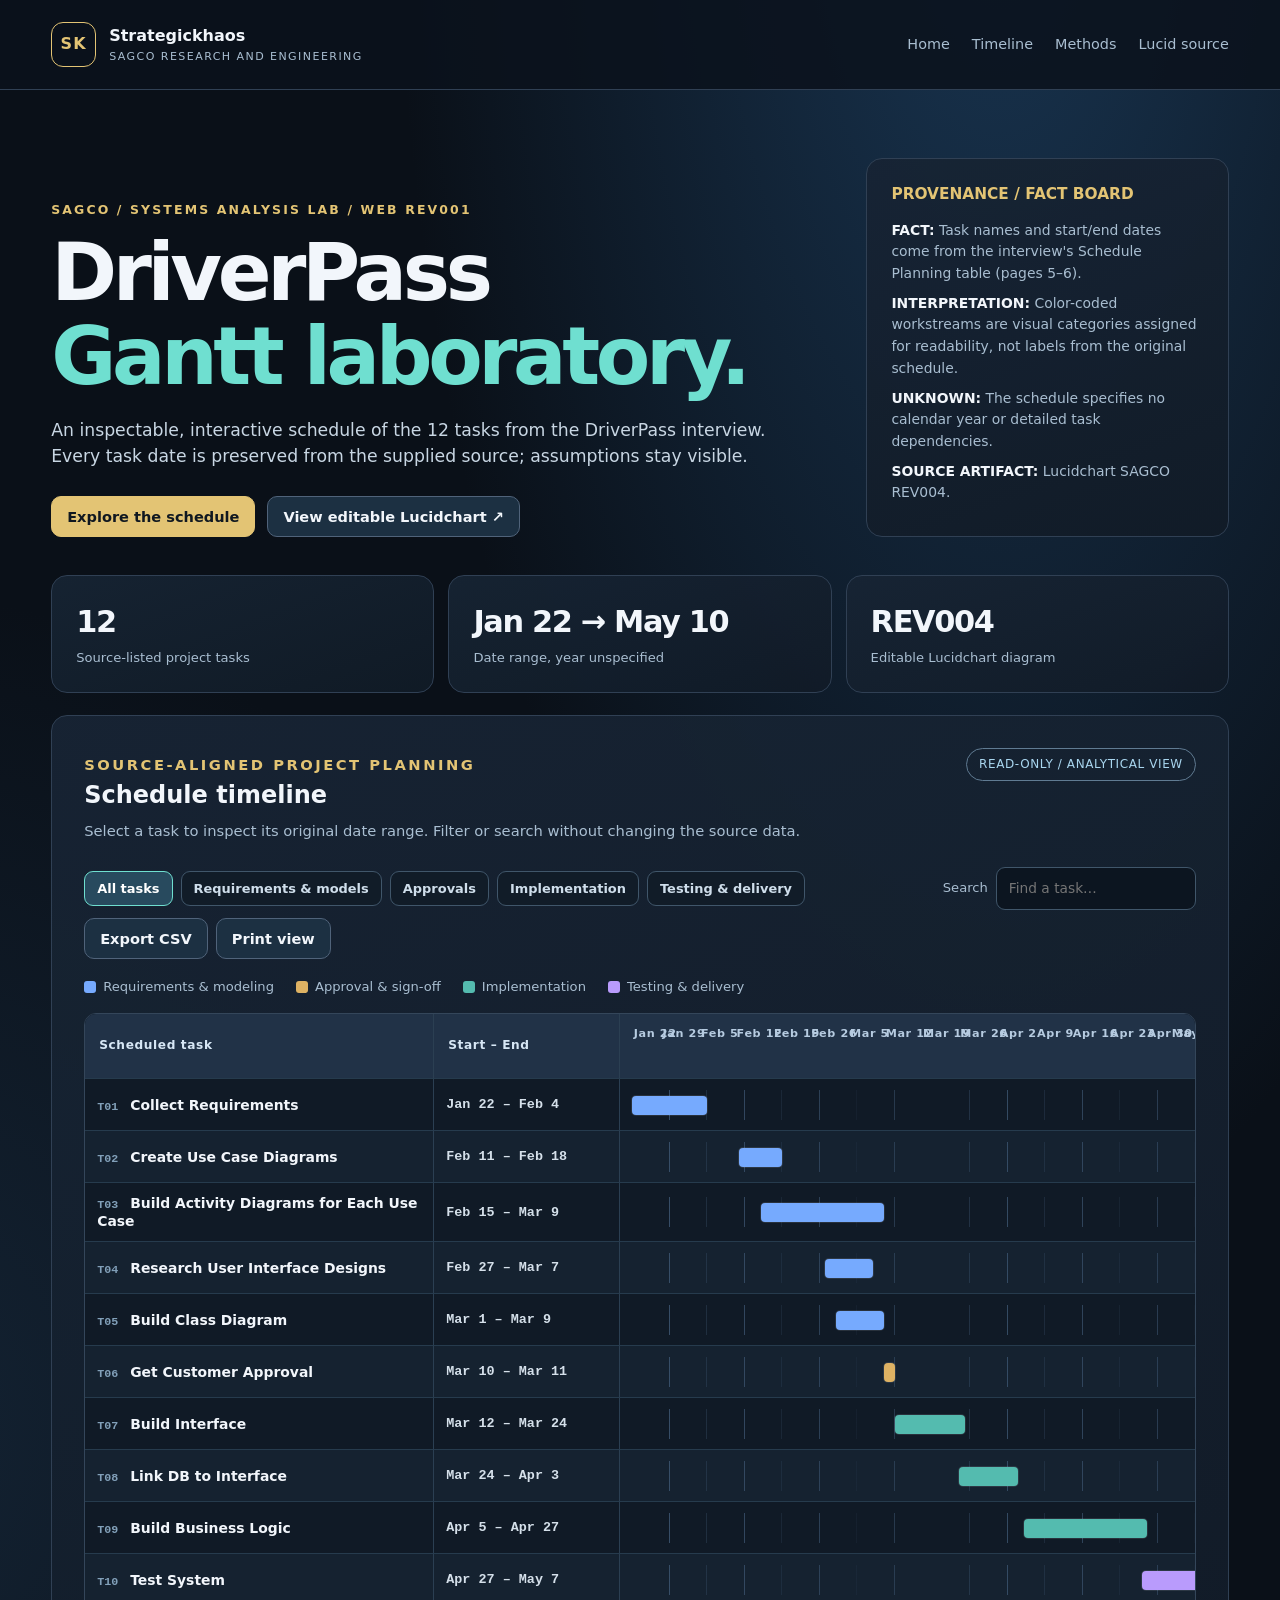
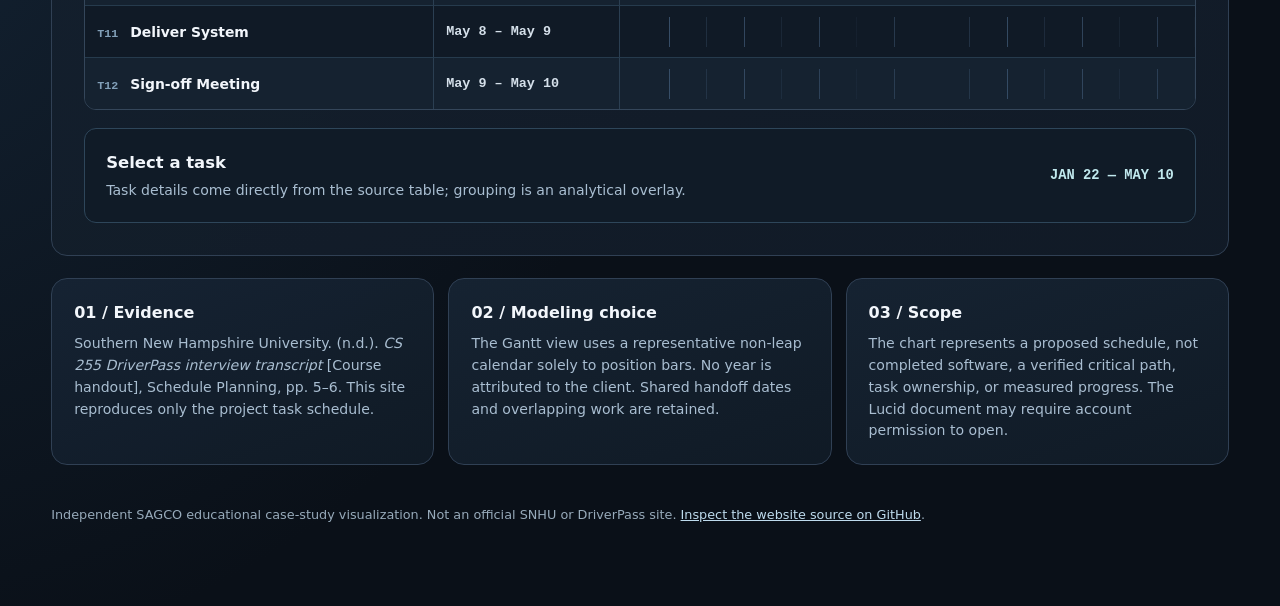
<file: projects/driverpass-gantt/index.html>
<!doctype html>
<html lang="en">
<head>
<meta charset="utf-8">
<meta name="viewport" content="width=device-width, initial-scale=1">
<meta name="theme-color" content="#0b1018">
<meta name="description" content="SAGCO source-aligned, interactive DriverPass project schedule, based on the CS 255 interview transcript.">
<title>DriverPass Gantt | SAGCO Project Laboratory</title>
<style>
:root{color-scheme:dark;--bg:#0a1018;--panel:#121d29;--panel2:#162433;--line:#304054;--text:#f2f6fb;--muted:#a9bed1;--gold:#e3c474;--blue:#82baff;--teal:#6fdfd0;--purple:#c3a4ff}
*{box-sizing:border-box}html{scroll-behavior:smooth}body{margin:0;background:radial-gradient(ellipse at 78% -10%,#193653 0,transparent 43%),radial-gradient(ellipse at -15% 65%,#142435 0,transparent 42%),var(--bg);color:var(--text);font:16px/1.55 system-ui,-apple-system,"Segoe UI",Arial,sans-serif}
a{color:inherit}a:hover{text-decoration-color:var(--gold)}
.skip{position:absolute;left:-999px;top:8px;background:white;color:black;padding:12px;z-index:100}.skip:focus{left:8px}
.site-head{display:flex;justify-content:space-between;align-items:center;gap:20px;padding:22px clamp(20px,4vw,64px);border-bottom:1px solid var(--line);background:#0b121cdd}
.brand{display:flex;align-items:center;gap:13px;text-decoration:none}.mark{display:grid;place-items:center;width:45px;height:45px;border:1px solid var(--gold);border-radius:12px;color:var(--gold);font-weight:900;letter-spacing:.08em}.brand strong,.brand small{display:block}.brand small{font-size:.69rem;text-transform:uppercase;letter-spacing:.13em;color:var(--muted)}.head-links{display:flex;flex-wrap:wrap;gap:22px}.head-links a{text-decoration:none;color:var(--muted);font-size:.9rem}.head-links a:hover{color:var(--text)}
.wrap{max-width:1500px;margin:auto;padding:0 clamp(18px,4vw,56px) 68px}
.hero{display:grid;grid-template-columns:1.6fr 0.75fr;gap:42px;align-items:end;padding:68px 0 38px}.eyebrow{font-size:.78rem;font-weight:800;letter-spacing:.17em;color:var(--gold);text-transform:uppercase;margin:0 0 12px}.hero h1{font-size:clamp(2.6rem,6.2vw,5.4rem);line-height:1.06;letter-spacing:-.055em;margin:0 0 17px}.hero h1 em{font-style:normal;color:var(--teal)}.lede{color:#c8d6e3;font-size:1.08rem;max-width:720px}.cta{display:flex;gap:12px;flex-wrap:wrap;margin-top:26px}.btn{appearance:none;border:1px solid #50637a;background:#1c3042;color:var(--text);border-radius:10px;padding:11px 15px;font:700 .91rem system-ui,sans-serif;cursor:pointer;text-decoration:none;display:inline-flex;align-items:center;justify-content:center;gap:9px}.btn:hover{background:#29425b;border-color:#92a7bb}.btn.primary{background:var(--gold);border-color:var(--gold);color:#101820}.btn:focus-visible,.filter:focus-visible,.task-button:focus-visible,input:focus-visible{outline:3px solid var(--gold);outline-offset:3px}
.intro-card,.panel,.stat,.info{background:linear-gradient(160deg,#172434ee,#111b27ee);border:1px solid var(--line);border-radius:16px}.intro-card{padding:24px}.intro-card h2{font-size:.96rem;margin:0 0 13px;color:var(--gold)}.intro-card p{font-size:.87rem;color:var(--muted);margin:.6em 0}.intro-card strong{color:var(--text)}
.stats{display:grid;grid-template-columns:repeat(3,1fr);gap:14px;margin:0 0 22px}.stat{padding:22px 24px}.stat strong{display:block;font-size:1.9rem;letter-spacing:-.045em}.stat span{color:var(--muted);font-size:.82rem}
.panel{padding:clamp(18px,3vw,32px)}.panel-head{display:flex;align-items:start;justify-content:space-between;gap:24px;flex-wrap:wrap}.panel-head h2{margin:0;font-size:1.5rem}.muted{color:var(--muted)}.panel-head p{margin:.4em 0 0;font-size:.92rem}.badge{display:inline-block;border:1px solid #607b92;padding:6px 12px;border-radius:999px;color:#a9d6ef;font-size:.75rem;letter-spacing:.05em}
.controls{display:flex;flex-wrap:wrap;align-items:center;gap:8px;margin:24px 0 18px}.filters{display:flex;flex-wrap:wrap;gap:8px}.filter{border:1px solid #40566a;background:#111c28;color:#cfdeeb;padding:9px 12px;border-radius:9px;cursor:pointer;font:650 .81rem system-ui,sans-serif}.filter[aria-pressed="true"]{background:#284a5e;border-color:var(--teal);color:white}.search{flex:1;min-width:200px;max-width:340px;background:#0c1520;border:1px solid #40566a;border-radius:9px;padding:10px 12px;color:white;font:inherit;font-size:.86rem}.control-break{flex:1}
.legend{display:flex;flex-wrap:wrap;gap:18px 22px;margin:10px 0 16px;color:var(--muted);font-size:.82rem}.legend span:before{content:"";display:inline-block;width:12px;height:12px;border-radius:3px;margin-right:7px;vertical-align:middle}.legend .model:before{background:#76aafe}.legend .approval:before{background:#deb263}.legend .implementation:before{background:#54bbaf}.legend .delivery:before{background:#b99bfc}
.table-scroll{overflow-x:auto;border:1px solid #34465a;border-radius:12px;background:#0e1722}.table-scroll:focus-visible{outline:2px solid var(--gold)}table{width:100%;min-width:1160px;border-collapse:separate;border-spacing:0;table-layout:fixed}col.c-task{width:30%}col.c-dates{width:16%}col.c-chart{width:54%}thead th{padding:14px 14px 16px;background:#213247;color:#d7e7f5;font-size:.76rem;text-align:left;letter-spacing:.05em;position:sticky;top:0}thead th+th,tbody td,tbody th+td{border-left:1px solid #2b3f52}tbody th,tbody td{padding:0 12px;border-top:1px solid #263b4d;text-align:left;height:52px;background:#101a26}tbody tr:nth-child(even) th,tbody tr:nth-child(even) td{background:#152230}tbody tr:focus-within th,tbody tr:focus-within td,tbody tr.selected th,tbody tr.selected td{background:#1b3545}.task-button{display:block;padding:11px 0;width:100%;border:0;background:none;color:var(--text);font:600 .87rem/1.3 system-ui,sans-serif;text-align:left;cursor:pointer}.task-button:hover{text-decoration:underline;text-decoration-color:var(--teal)}.task-index{font:650 .73rem ui-monospace,monospace;color:#82a0b9;margin-right:12px}.dates{font:550 .84rem ui-monospace,monospace;white-space:nowrap;color:#d5e0ea}
.time-head,.track{position:relative;width:100%;min-width:0}.time-head{height:34px}.tick{position:absolute;top:0;line-height:1.15;color:#b6cbe0;font-size:.7rem;white-space:nowrap;transform:translateX(-20%)}.tick:first-child{transform:none}.tick:last-child{transform:translateX(-55%)}.track{height:30px;background:repeating-linear-gradient(to right,transparent 0,transparent calc(6.25% - 1px),#39516b 6.25%)}.bar{position:absolute;height:19px;top:6px;border-radius:4px;box-shadow:0 0 0 1px #ffffff1a;min-width:4px}.bar.model{background:#76aafe}.bar.approval{background:#deb263}.bar.implementation{background:#54bbaf}.bar.delivery{background:#b99bfc}
.empty{padding:18px;text-align:center;color:var(--muted)}.detail{display:grid;grid-template-columns:1fr auto;gap:18px;align-items:center;padding:21px;background:#101b27;border:1px solid #2e465a;border-radius:12px;margin-top:18px}.detail p{margin:.25em 0 0;color:var(--muted);font-size:.88rem}.detail h3{margin:0;font-size:1.03rem}.detail .date-range{font:600 .86rem ui-monospace,monospace;color:#c1e9ee}.note-list{display:grid;grid-template-columns:repeat(3,1fr);gap:14px;margin:22px 0}.info{padding:22px}.info h3{font-size:1rem;margin:0 0 7px}.info p{color:var(--muted);font-size:.88rem;margin:0}.foot{padding:18px 0 0;color:#97aaba;font-size:.8rem}.foot a{color:#bedbed}
@media(max-width:900px){.hero{grid-template-columns:1fr}.stats,.note-list{grid-template-columns:1fr}.site-head{flex-wrap:wrap}.hero{padding-top:43px}.intro-card{max-width:650px}.detail{grid-template-columns:1fr}.control-break{display:none}}
@media print{*{print-color-adjust:exact;-webkit-print-color-adjust:exact}body{background:#fff;color:#152234}.site-head,.cta,.controls,.detail,.foot{display:none!important}.wrap{max-width:none;padding:0}.hero{padding:10px 0}.hero h1{font-size:35px}.lede,.muted,.info p{color:#203344!important}.intro-card,.stat,.panel,.info{background:#fff!important;color:#152234!important;border-color:#bbc5cd}.stats{grid-template-columns:repeat(3,1fr)}.note-list{grid-template-columns:repeat(3,1fr)}table{min-width:0}thead th,tbody th,tbody td{background:white!important;color:#152234!important}.task-button{color:#152234!important}.table-scroll{overflow:visible}.track{background:repeating-linear-gradient(to right,transparent 0,transparent calc(6.25% - 1px),#dae2e8 6.25%)}@page{size:landscape;margin:12mm}}
</style>
</head>
<body>
<a class="skip" href="#main">Skip to content</a>
<header class="site-head">
  <a class="brand" href="../../" aria-label="Strategickhaos homepage">
    <span class="mark" aria-hidden="true">SK</span>
    <span><strong>Strategickhaos</strong><small>SAGCO research and engineering</small></span>
  </a>
  <nav class="head-links" aria-label="Page navigation">
    <a href="../../">Home</a>
    <a href="#schedule">Timeline</a>
    <a href="#methods">Methods</a>
    <a href="https://lucid.app/lucidchart/f4c7231e-6f78-4b32-979b-8c4c8e9464ad/view" target="_blank" rel="noopener noreferrer">Lucid source</a>
  </nav>
</header>
<main id="main" class="wrap">
  <section class="hero" aria-labelledby="title">
    <div>
      <p class="eyebrow">SAGCO / Systems Analysis Lab / Web REV001</p>
      <h1 id="title">DriverPass<br><em>Gantt laboratory.</em></h1>
      <p class="lede">An inspectable, interactive schedule of the 12 tasks from the DriverPass interview. Every task date is preserved from the supplied source; assumptions stay visible.</p>
      <div class="cta">
        <a class="btn primary" href="#schedule">Explore the schedule</a>
        <a class="btn" href="https://lucid.app/lucidchart/f4c7231e-6f78-4b32-979b-8c4c8e9464ad/view" target="_blank" rel="noopener noreferrer" title="Lucid access may require permission">View editable Lucidchart ↗</a>
      </div>
    </div>
    <aside class="intro-card" aria-label="Project provenance">
      <h2>PROVENANCE / FACT BOARD</h2>
      <p><strong>FACT:</strong> Task names and start/end dates come from the interview's Schedule Planning table (pages 5–6).</p>
      <p><strong>INTERPRETATION:</strong> Color-coded workstreams are visual categories assigned for readability, not labels from the original schedule.</p>
      <p><strong>UNKNOWN:</strong> The schedule specifies no calendar year or detailed task dependencies.</p>
      <p><strong>SOURCE ARTIFACT:</strong> Lucidchart SAGCO REV004.</p>
    </aside>
  </section>

  <section class="stats" aria-label="Schedule summary">
    <div class="stat"><strong>12</strong><span>Source-listed project tasks</span></div>
    <div class="stat"><strong>Jan 22 → May 10</strong><span>Date range, year unspecified</span></div>
    <div class="stat"><strong>REV004</strong><span>Editable Lucidchart diagram</span></div>
  </section>

  <section class="panel" id="schedule" aria-labelledby="schedule-title">
    <div class="panel-head">
      <div>
        <p class="eyebrow">Source-aligned project planning</p>
        <h2 id="schedule-title">Schedule timeline</h2>
        <p class="muted">Select a task to inspect its original date range. Filter or search without changing the source data.</p>
      </div>
      <span class="badge">READ-ONLY / ANALYTICAL VIEW</span>
    </div>
    <div class="controls">
      <div class="filters" id="filters" role="group" aria-label="Filter tasks by analytical workstream">
        <button type="button" class="filter" data-filter="all" aria-pressed="true">All tasks</button>
        <button type="button" class="filter" data-filter="model" aria-pressed="false">Requirements &amp; models</button>
        <button type="button" class="filter" data-filter="approval" aria-pressed="false">Approvals</button>
        <button type="button" class="filter" data-filter="implementation" aria-pressed="false">Implementation</button>
        <button type="button" class="filter" data-filter="delivery" aria-pressed="false">Testing &amp; delivery</button>
      </div>
      <span class="control-break"></span>
      <label for="search" class="muted" style="font-size:.82rem">Search</label>
      <input class="search" id="search" type="search" placeholder="Find a task…" autocomplete="off">
      <button class="btn" id="download" type="button">Export CSV</button>
      <button class="btn" id="print" type="button">Print view</button>
    </div>
    <div class="legend" aria-label="Chart key">
      <span class="model">Requirements &amp; modeling</span><span class="approval">Approval &amp; sign-off</span><span class="implementation">Implementation</span><span class="delivery">Testing &amp; delivery</span>
    </div>
    <div class="table-scroll" tabindex="0" role="region" aria-label="Horizontally scrollable Gantt chart">
      <table>
        <colgroup><col class="c-task"><col class="c-dates"><col class="c-chart"></colgroup>
        <thead>
          <tr><th scope="col">Scheduled task</th><th scope="col">Start – End</th><th scope="col"><div class="time-head" id="ticks" aria-label="Weekly axis from January 22 to May 10"></div></th></tr>
        </thead>
        <tbody id="rows"></tbody>
      </table>
      <p id="empty" class="empty" hidden>No tasks match the selected filters.</p>
    </div>
    <div class="detail" id="detail" aria-live="polite" aria-atomic="true">
      <div><h3 id="detail-title">Select a task</h3><p id="detail-desc">Task details come directly from the source table; grouping is an analytical overlay.</p></div>
      <span class="date-range" id="detail-dates">JAN 22 — MAY 10</span>
    </div>
  </section>

  <section class="note-list" id="methods" aria-label="Interpretation and source notes">
    <article class="info"><h3>01 / Evidence</h3><p>Southern New Hampshire University. (n.d.). <cite>CS 255 DriverPass interview transcript</cite> [Course handout], Schedule Planning, pp. 5–6. This site reproduces only the project task schedule.</p></article>
    <article class="info"><h3>02 / Modeling choice</h3><p>The Gantt view uses a representative non-leap calendar solely to position bars. No year is attributed to the client. Shared handoff dates and overlapping work are retained.</p></article>
    <article class="info"><h3>03 / Scope</h3><p>The chart represents a proposed schedule, not completed software, a verified critical path, task ownership, or measured progress. The Lucid document may require account permission to open.</p></article>
  </section>
  <p class="foot">Independent SAGCO educational case-study visualization. Not an official SNHU or DriverPass site. <a href="https://github.com/Strategickhaos/strategickhaos.github.io/tree/main/projects/driverpass-gantt">Inspect the website source on GitHub</a>.</p>
</main>
<script>
'use strict';
const TASKS = [
  {id:'T01',name:'Collect Requirements',start:'01-22',end:'02-04',phase:'model'},
  {id:'T02',name:'Create Use Case Diagrams',start:'02-11',end:'02-18',phase:'model'},
  {id:'T03',name:'Build Activity Diagrams for Each Use Case',start:'02-15',end:'03-09',phase:'model'},
  {id:'T04',name:'Research User Interface Designs',start:'02-27',end:'03-07',phase:'model'},
  {id:'T05',name:'Build Class Diagram',start:'03-01',end:'03-09',phase:'model'},
  {id:'T06',name:'Get Customer Approval',start:'03-10',end:'03-11',phase:'approval'},
  {id:'T07',name:'Build Interface',start:'03-12',end:'03-24',phase:'implementation'},
  {id:'T08',name:'Link DB to Interface',start:'03-24',end:'04-03',phase:'implementation'},
  {id:'T09',name:'Build Business Logic',start:'04-05',end:'04-27',phase:'implementation'},
  {id:'T10',name:'Test System',start:'04-27',end:'05-07',phase:'delivery'},
  {id:'T11',name:'Deliver System',start:'05-08',end:'05-09',phase:'delivery'},
  {id:'T12',name:'Sign-off Meeting',start:'05-09',end:'05-10',phase:'approval'}
];
const PHASES={model:'Requirements & modeling',approval:'Approval / sign-off',implementation:'Implementation',delivery:'Testing & delivery'};
const BASE=Date.UTC(2025,0,22),DAY=86400000,SPAN=112;
function utc(date){const bits=date.split('-').map(Number);return Date.UTC(2025,bits[0]-1,bits[1]);}
function offset(date){return (utc(date)-BASE)/DAY;}
function pretty(date){return new Intl.DateTimeFormat('en-US',{month:'short',day:'numeric',timeZone:'UTC'}).format(new Date(utc(date)));}
function csvCell(v){return '"'+String(v).replaceAll('"','""')+'"';}
let active='all',selected=null;
const rows=document.querySelector('#rows'), search=document.querySelector('#search'),empty=document.querySelector('#empty');
for(let i=0;i<16;i++){const date=new Date(BASE+i*7*DAY);const tick=document.createElement('span');tick.className='tick';tick.style.left=(i/16*100)+'%';tick.textContent=new Intl.DateTimeFormat('en-US',{month:'short',day:'numeric',timeZone:'UTC'}).format(date);document.querySelector('#ticks').append(tick);}
function updateDetails(t){
 selected=t.id;
 document.querySelector('#detail-title').textContent=t.id+' / '+t.name;
 document.querySelector('#detail-desc').textContent='Analytical workstream: '+PHASES[t.phase]+'. Source lists the task and dates, but does not establish dependencies or completion status.';
 document.querySelector('#detail-dates').textContent=pretty(t.start).toUpperCase()+' — '+pretty(t.end).toUpperCase();
 for(const tr of rows.querySelectorAll('tr'))tr.classList.toggle('selected',tr.dataset.id===selected);
}
function render(){
 const match=TASKS.filter(t=>(active==='all'||t.phase===active)&&t.name.toLowerCase().includes(search.value.trim().toLowerCase()));
 rows.replaceChildren();empty.hidden=match.length!==0;
 for(const t of match){
   const tr=document.createElement('tr');tr.dataset.id=t.id;if(selected===t.id)tr.classList.add('selected');
   const th=document.createElement('th');th.scope='row';
   const btn=document.createElement('button');btn.type='button';btn.className='task-button';btn.setAttribute('aria-label',t.name+', '+pretty(t.start)+' to '+pretty(t.end)+'. Show details.');
   const num=document.createElement('span');num.className='task-index';num.textContent=t.id;
   btn.append(num,document.createTextNode(t.name));btn.addEventListener('click',()=>updateDetails(t));th.append(btn);
   const dates=document.createElement('td');dates.className='dates';dates.textContent=pretty(t.start)+' – '+pretty(t.end);
   const td=document.createElement('td');td.setAttribute('aria-label',pretty(t.start)+' through '+pretty(t.end));
   const track=document.createElement('div');track.className='track';track.setAttribute('aria-hidden','true');
   const bar=document.createElement('div');bar.className='bar '+t.phase;bar.style.left=(offset(t.start)/SPAN*100)+'%';bar.style.width=(Math.max(1,offset(t.end)-offset(t.start)+1)/SPAN*100)+'%';track.append(bar);td.append(track);tr.append(th,dates,td);rows.append(tr);
 }
}
for(const filter of document.querySelectorAll('.filter'))filter.addEventListener('click',()=>{
 active=filter.dataset.filter;for(const b of document.querySelectorAll('.filter'))b.setAttribute('aria-pressed',String(b===filter));render();
});
search.addEventListener('input',render);
document.querySelector('#download').addEventListener('click',()=>{
 const header=['task_id','task','start_month_day','end_month_day','analytical_workstream','source'];
 const data=TASKS.map(t=>[t.id,t.name,t.start,t.end,PHASES[t.phase],'SNHU CS 255 DriverPass interview transcript pp. 5-6']);
 const csv=[header,...data].map(row=>row.map(csvCell).join(',')).join('\r\n');
 const file=new Blob([csv],{type:'text/csv;charset=utf-8'}),url=URL.createObjectURL(file),a=document.createElement('a');
 a.href=url;a.download='DriverPass_Gantt_SAGCO_WEB_REV001.csv';document.body.append(a);a.click();a.remove();setTimeout(()=>URL.revokeObjectURL(url),1000);
});
document.querySelector('#print').addEventListener('click',()=>window.print());
render();
</script>
</body>
</html>
</file>
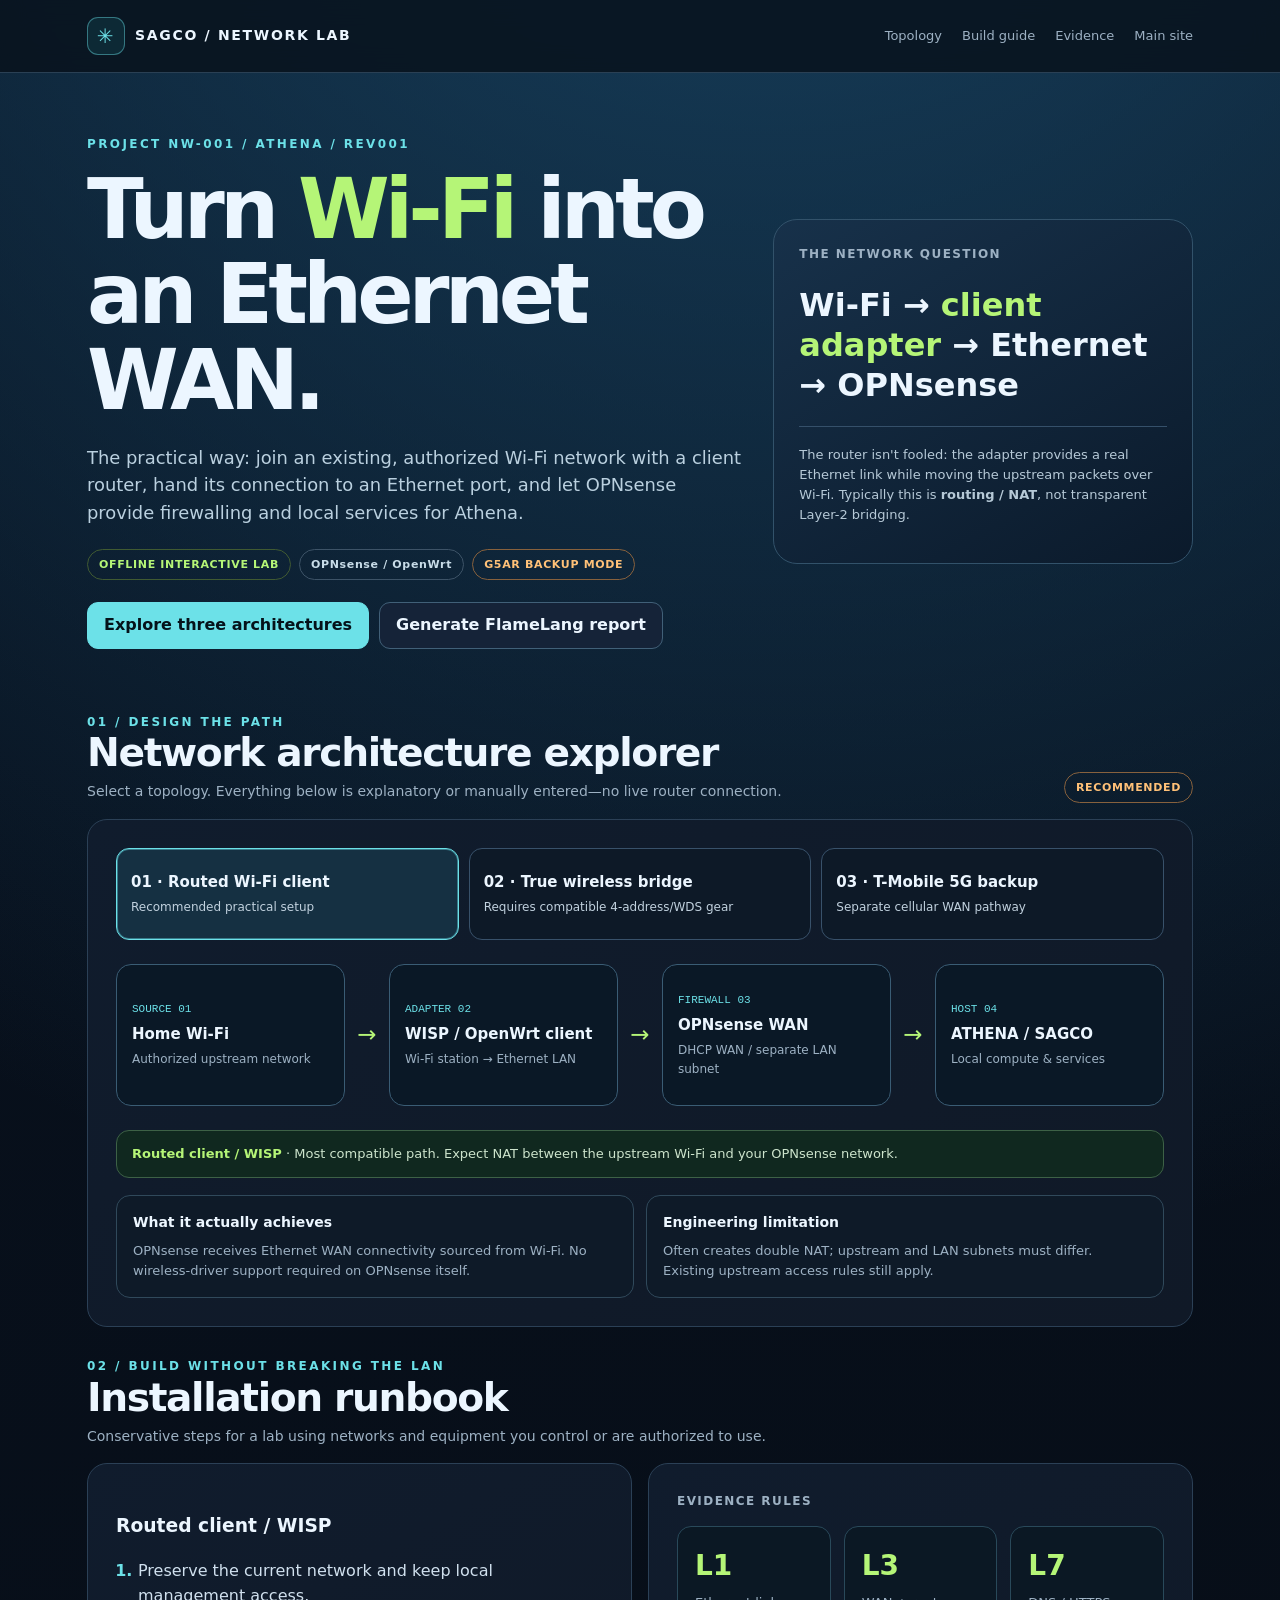
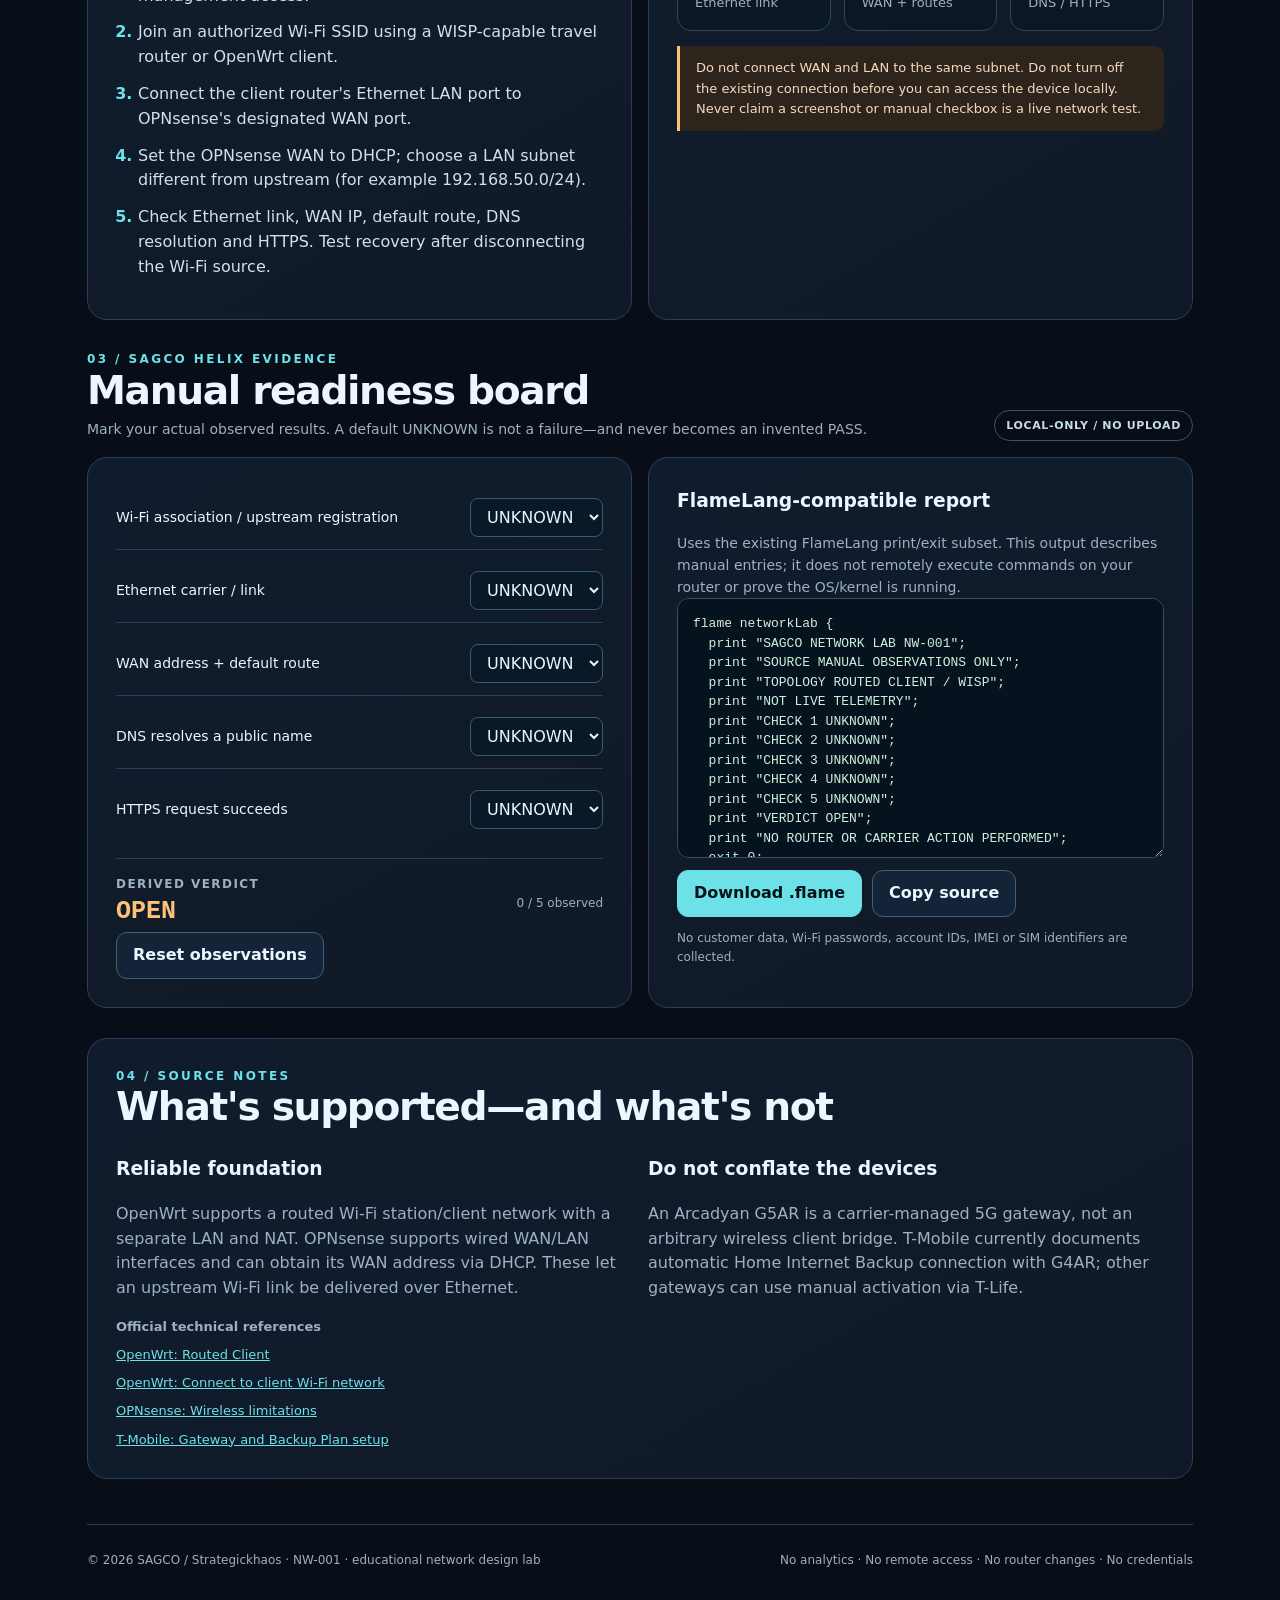
<file: projects/wifi-wan-lab/index.html>
<!doctype html>
<html lang="en">
<head>
  <meta charset="utf-8">
  <meta name="viewport" content="width=device-width, initial-scale=1">
  <meta name="description" content="SAGCO Wi-Fi-to-Ethernet WAN Lab: explore a safe OPNsense WISP gateway, Wi-Fi bridge and G5AR cellular backup with a local-only FlameLang evidence report.">
  <meta name="theme-color" content="#0a101c">
  <title>SAGCO | Wi-Fi → Ethernet WAN Lab</title>
  <style>
    :root{color-scheme:dark;--bg:#070e18;--surface:#101b29;--surface2:#152338;--ink:#ecf6ff;--muted:#9db1c3;--line:#2b4056;--cyan:#6ce1e8;--lime:#b5f577;--orange:#ffc178;--red:#ff8795;--radius:20px}
    *{box-sizing:border-box}html{scroll-behavior:smooth}body{margin:0;background:radial-gradient(circle at 60% -12%,#184463 0,transparent 45%),linear-gradient(160deg,#08111e,#070e18 60%);color:var(--ink);font-family:ui-sans-serif,system-ui,-apple-system,Segoe UI,Roboto,sans-serif;line-height:1.55}
    button,select{font:inherit}a{color:var(--cyan)}a:hover{text-decoration-thickness:2px}button{cursor:pointer}
    .wrap{max-width:1150px;padding:0 22px;margin:0 auto}.sitebar{display:flex;justify-content:space-between;align-items:center;gap:12px;border-bottom:1px solid #2a4054;background:#09131edc;padding:17px max(22px,calc((100vw - 1106px)/2));position:sticky;top:0;z-index:10;backdrop-filter:blur(12px)}
    .logo{display:flex;align-items:center;gap:10px;font-size:14px;font-weight:850;letter-spacing:.12em;text-decoration:none;color:var(--ink)}.glyph{display:grid;place-items:center;width:38px;height:38px;border:1px solid #6ce1e86e;border-radius:11px;background:#0d2935;color:var(--cyan);font-size:20px}.nav{display:flex;gap:20px;align-items:center;font-size:13px;color:var(--muted)}.nav a{text-decoration:none;color:inherit}
    .hero{padding:62px 0 34px;display:grid;grid-template-columns:1.22fr .78fr;gap:30px;align-items:center}.kicker{font-size:12px;font-weight:800;letter-spacing:.2em;color:var(--cyan);text-transform:uppercase}.hero h1{font-size:clamp(2.7rem,6.5vw,5.6rem);line-height:1.03;letter-spacing:-.06em;margin:13px 0 20px}.accent{color:var(--lime)}.lead{color:#bad0df;font-size:1.12rem;max-width:680px}.tags{display:flex;flex-wrap:wrap;gap:8px;margin:22px 0}.tag{border:1px solid #3d5367;border-radius:100px;padding:6px 11px;font-size:11px;font-weight:800;letter-spacing:.06em;color:#c8dce8}.tag.green{border-color:#405a32;color:var(--lime)}.tag.orange{border-color:#87613d;color:var(--orange)}.hero-actions{display:flex;gap:10px;flex-wrap:wrap}.btn{border:1px solid #416078;background:var(--surface2);color:var(--ink);border-radius:11px;padding:10px 16px;font-weight:780;min-height:44px;text-decoration:none;display:inline-flex;align-items:center;justify-content:center}.btn.primary{background:var(--cyan);border-color:var(--cyan);color:#05121a}.btn:hover,.mode:hover{filter:brightness(1.12)}
    .hero-tile{background:linear-gradient(150deg,#17314a,#0b1a2b);border:1px solid #32526a;border-radius:24px;padding:25px;min-height:270px}.mini-label{font-weight:780;font-size:12px;letter-spacing:.12em;color:var(--muted);text-transform:uppercase}.formula{font-size:clamp(1.5rem,2.5vw,2.2rem);font-weight:870;line-height:1.25;margin:21px 0}.formula b{color:var(--lime)}.tile-note{font-size:13px;color:#b6c9d7;border-top:1px solid #35506a;padding-top:18px}
    .section{margin:30px 0}.section-top{display:flex;align-items:flex-end;justify-content:space-between;gap:12px;margin-bottom:16px}.section h2{font-size:clamp(1.65rem,3.2vw,2.45rem);line-height:1.12;letter-spacing:-.035em;margin:0 0 6px}.sub{color:var(--muted);font-size:14px;margin:0}.card{background:linear-gradient(150deg,#101c2d,#101927);border:1px solid var(--line);border-radius:var(--radius);padding:clamp(18px,3vw,28px)}
    .modebar{display:grid;grid-template-columns:repeat(3,1fr);gap:10px;margin:0 0 18px}.mode{background:#0d1927;border:1px solid #38516a;border-radius:13px;color:#c1d1de;padding:14px;text-align:left;min-height:92px}.mode strong{display:block;font-size:15px;color:var(--ink)}.mode span{display:block;font-size:12px;margin-top:4px}.mode[aria-pressed="true"]{border-color:var(--cyan);box-shadow:0 0 0 1px #65dee970 inset;background:#153042}.topology{display:grid;grid-template-columns:1fr 30px 1fr 30px 1fr 30px 1fr;align-items:center;gap:7px;margin:24px 0}.node{min-height:142px;border:1px solid #3a5c74;border-radius:15px;background:#0a1826;display:flex;flex-direction:column;align-items:flex-start;justify-content:center;padding:15px;gap:7px}.node .nodenum{font-family:ui-monospace,monospace;color:var(--cyan);font-size:11px}.node strong{font-size:15px;line-height:1.23}.node small{font-size:12px;color:var(--muted)}.arrow{text-align:center;color:var(--lime);font-size:23px}.statusline{border:1px solid #3d6146;background:#10281f;border-radius:13px;padding:13px 15px;color:#cde4cc;font-size:13px}.statusline strong{color:var(--lime)}.explain{display:grid;grid-template-columns:1fr 1fr;gap:12px;margin-top:17px}.info{padding:16px;border:1px solid #30495b;border-radius:14px;background:#0e1a28}.info h3{font-size:14px;margin:0 0 7px}.info p{color:var(--muted);font-size:13px;margin:0}.steps{padding-left:22px;margin:13px 0 0}.steps li{margin-bottom:12px;color:#d0e0ee}.steps li::marker{color:var(--cyan);font-weight:800}
    .grid2{display:grid;grid-template-columns:1fr 1fr;gap:16px}.grid3{display:grid;grid-template-columns:repeat(3,1fr);gap:13px}.metric{background:#0b1824;border:1px solid #29495a;border-radius:14px;padding:17px}.metric .n{font-size:28px;color:var(--lime);font-weight:850}.metric p{color:var(--muted);font-size:13px;margin:6px 0 0}
    .checks{display:grid;gap:9px}.check{display:flex;justify-content:space-between;align-items:center;gap:18px;border-bottom:1px solid #284057;padding:12px 0}.check:last-child{border-bottom:0}.check label{font-size:14px;line-height:1.3}.check select{background:#0a1927;color:var(--ink);border:1px solid #3c5972;border-radius:8px;padding:8px 12px;min-width:112px}.result{margin-top:17px;border-top:1px solid var(--line);padding-top:16px;display:flex;gap:13px;align-items:center;justify-content:space-between}.verdict{font-family:ui-monospace,monospace;color:var(--orange);font-size:25px;font-weight:900}.verdict.ok{color:var(--lime)}.verdict.bad{color:var(--red)}.muted{color:var(--muted)}.little{font-size:12px}.code{width:100%;display:block;min-height:260px;background:#06121d;color:#cef1de;border:1px solid #355166;border-radius:12px;padding:15px;font:13px/1.5 ui-monospace,SFMono-Regular,Consolas,monospace;resize:vertical;white-space:pre;overflow:auto}.flex-actions{display:flex;gap:10px;flex-wrap:wrap;margin-top:12px}.notice{border-left:3px solid var(--orange);padding:12px 16px;background:#2d241b;color:#f6dbc1;font-size:13px;border-radius:0 9px 9px 0}.references{font-size:13px;color:var(--muted);display:grid;gap:8px}.references a{text-decoration:underline}.footer{margin-top:45px;border-top:1px solid var(--line);color:var(--muted);padding:26px 0 45px;font-size:12px;display:flex;justify-content:space-between;gap:12px}
    .sr-only{position:absolute;width:1px;height:1px;padding:0;margin:-1px;overflow:hidden;clip:rect(0,0,0,0);white-space:nowrap;border:0}
    @media(max-width:870px){.topology{grid-template-columns:1fr;gap:4px}.node{min-height:76px}.arrow{transform:rotate(90deg);font-size:18px}.hero{grid-template-columns:1fr}.hero-tile{min-height:0}.grid2{grid-template-columns:1fr}.topology .node{width:100%}}
    @media(max-width:610px){.nav{gap:10px}.nav a:not(:last-child){display:none}.modebar{grid-template-columns:1fr}.mode{min-height:0}.grid3{grid-template-columns:1fr}.section-top{display:block}.check{gap:8px}.footer{flex-direction:column}}
    @media(prefers-reduced-motion:reduce){html{scroll-behavior:auto}}
  </style>
</head>
<body>
<header class="sitebar">
  <a class="logo" href="../../" aria-label="Strategickhaos home"><span class="glyph">✳</span><span>SAGCO / NETWORK LAB</span></a>
  <nav class="nav" aria-label="Page navigation">
    <a href="#topology">Topology</a><a href="#field-guide">Build guide</a><a href="#evidence">Evidence</a><a href="../../">Main site</a>
  </nav>
</header>
<main class="wrap">
  <section class="hero">
    <div>
      <div class="kicker">PROJECT NW-001 / ATHENA / REV001</div>
      <h1>Turn <span class="accent">Wi-Fi</span> into an Ethernet WAN.</h1>
      <p class="lead">The practical way: join an existing, authorized Wi-Fi network with a client router, hand its connection to an Ethernet port, and let OPNsense provide firewalling and local services for Athena.</p>
      <div class="tags"><span class="tag green">OFFLINE INTERACTIVE LAB</span><span class="tag">OPNsense / OpenWrt</span><span class="tag orange">G5AR BACKUP MODE</span></div>
      <div class="hero-actions"><a class="btn primary" href="#topology">Explore three architectures</a><a class="btn" href="#evidence">Generate FlameLang report</a></div>
    </div>
    <aside class="hero-tile">
      <div class="mini-label">The network question</div>
      <div class="formula">Wi-Fi <span aria-hidden="true">→</span> <b>client adapter</b> <span aria-hidden="true">→</span> Ethernet <span aria-hidden="true">→</span> OPNsense</div>
      <p class="tile-note">The router isn't fooled: the adapter provides a real Ethernet link while moving the upstream packets over Wi-Fi. Typically this is <strong>routing / NAT</strong>, not transparent Layer-2 bridging.</p>
    </aside>
  </section>
  <section class="section" id="topology">
    <div class="section-top"><div><div class="kicker">01 / DESIGN THE PATH</div><h2>Network architecture explorer</h2><p class="sub">Select a topology. Everything below is explanatory or manually entered—no live router connection.</p></div><span class="tag orange" id="modeBadge">RECOMMENDED</span></div>
    <div class="card">
      <div class="modebar" role="group" aria-label="Choose network architecture">
        <button class="mode" data-mode="wisp" aria-pressed="true"><strong>01 · Routed Wi-Fi client</strong><span>Recommended practical setup</span></button>
        <button class="mode" data-mode="bridge" aria-pressed="false"><strong>02 · True wireless bridge</strong><span>Requires compatible 4-address/WDS gear</span></button>
        <button class="mode" data-mode="cellular" aria-pressed="false"><strong>03 · T-Mobile 5G backup</strong><span>Separate cellular WAN pathway</span></button>
      </div>
      <div class="topology" aria-label="Selected network diagram">
        <div class="node"><span class="nodenum">SOURCE 01</span><strong id="n1">Home Wi-Fi</strong><small id="s1">Authorized upstream network</small></div><div class="arrow" aria-hidden="true">→</div>
        <div class="node"><span class="nodenum">ADAPTER 02</span><strong id="n2">WISP / OpenWrt client</strong><small id="s2">Wi-Fi station → Ethernet LAN</small></div><div class="arrow" aria-hidden="true">→</div>
        <div class="node"><span class="nodenum">FIREWALL 03</span><strong id="n3">OPNsense WAN</strong><small id="s3">DHCP WAN / separate LAN subnet</small></div><div class="arrow" aria-hidden="true">→</div>
        <div class="node"><span class="nodenum">HOST 04</span><strong id="n4">ATHENA / SAGCO</strong><small id="s4">Local compute & services</small></div>
      </div>
      <div class="statusline" role="status"><strong id="modeName">Routed client / WISP</strong> · <span id="modeSummary">Most compatible path. Expect NAT between the upstream Wi-Fi and your OPNsense network.</span></div>
      <div class="explain">
        <div class="info"><h3>What it actually achieves</h3><p id="achieves">OPNsense receives Ethernet WAN connectivity sourced from Wi-Fi. Devices can reach upstream internet without requiring OPNsense itself to drive a Wi-Fi radio.</p></div>
        <div class="info"><h3>Engineering limitation</h3><p id="constraint">Often creates double NAT; upstream and local LAN must not overlap. It does not grant ownership of or bypass restrictions on the upstream network.</p></div>
      </div>
    </div>
  </section>
  <section id="field-guide" class="section">
    <div class="section-top"><div><div class="kicker">02 / BUILD WITHOUT BREAKING THE LAN</div><h2>Installation runbook</h2><p class="sub">Conservative steps for a lab using networks and equipment you control or are authorized to use.</p></div></div>
    <div class="grid2">
      <article class="card"><h3 id="guideTitle">WISP → OPNsense WAN</h3><ol class="steps" id="guideSteps"><li>Keep the current internet connection intact.</li><li>Join the authorized Wi-Fi network with a WISP/client router.</li><li>Connect its Ethernet LAN port to the OPNsense WAN port.</li><li>Set OPNsense WAN to DHCP; use a different subnet on LAN.</li><li>Verify WAN IP, DNS, HTTPS, and reconnect behavior.</li></ol></article>
      <aside class="card"><div class="mini-label">Evidence rules</div><div class="grid3" style="margin:15px 0"><div class="metric"><div class="n">L1</div><p>Ethernet link</p></div><div class="metric"><div class="n">L3</div><p>WAN + routes</p></div><div class="metric"><div class="n">L7</div><p>DNS / HTTPS</p></div></div><div class="notice">Do not connect WAN and LAN to the same subnet. Do not turn off the existing connection before you can access the device locally. Never claim a screenshot or manual checkbox is a live network test.</div></aside>
    </div>
  </section>
  <section id="evidence" class="section">
    <div class="section-top"><div><div class="kicker">03 / SAGCO HELIX EVIDENCE</div><h2>Manual readiness board</h2><p class="sub">Mark your actual observed results. A default UNKNOWN is not a failure—and never becomes an invented PASS.</p></div><span class="tag">LOCAL-ONLY / NO UPLOAD</span></div>
    <div class="grid2">
      <div class="card">
        <div class="checks" id="checks">
          <div class="check"><label for="c0" id="l0">Wi-Fi association / upstream registration</label><select id="c0" data-check><option value="UNKNOWN">UNKNOWN</option><option value="PASS">PASS</option><option value="FAIL">FAIL</option></select></div>
          <div class="check"><label for="c1">Ethernet carrier / link</label><select id="c1" data-check><option value="UNKNOWN">UNKNOWN</option><option value="PASS">PASS</option><option value="FAIL">FAIL</option></select></div>
          <div class="check"><label for="c2">WAN address + default route</label><select id="c2" data-check><option value="UNKNOWN">UNKNOWN</option><option value="PASS">PASS</option><option value="FAIL">FAIL</option></select></div>
          <div class="check"><label for="c3">DNS resolves a public name</label><select id="c3" data-check><option value="UNKNOWN">UNKNOWN</option><option value="PASS">PASS</option><option value="FAIL">FAIL</option></select></div>
          <div class="check"><label for="c4">HTTPS request succeeds</label><select id="c4" data-check><option value="UNKNOWN">UNKNOWN</option><option value="PASS">PASS</option><option value="FAIL">FAIL</option></select></div>
        </div>
        <div class="result"><div><div class="mini-label">Derived verdict</div><div class="verdict" id="verdict" aria-live="polite">OPEN</div></div><span class="muted little" id="coverage">0 / 5 observed</span></div>
        <button class="btn" id="resetBtn" type="button">Reset observations</button>
      </div>
      <div class="card">
        <h3 style="margin-top:0">FlameLang-compatible report</h3>
        <p class="sub">Uses the existing FlameLang print/exit subset. This output describes manual entries; it does not remotely execute commands on your router or prove the OS/kernel is running.</p>
        <label for="flameOut" class="sr-only">Generated FlameLang source</label>
        <textarea class="code" id="flameOut" readonly spellcheck="false" aria-label="Generated FlameLang source"></textarea>
        <div class="flex-actions"><button class="btn primary" id="downloadBtn">Download .flame</button><button class="btn" id="copyBtn">Copy source</button></div>
        <p class="little muted" id="message" aria-live="polite">No customer data, Wi-Fi passwords, account IDs, IMEI or SIM identifiers are collected.</p>
      </div>
    </div>
  </section>
  <section class="section">
    <div class="card">
      <div class="kicker">04 / SOURCE NOTES</div>
      <h2>What's supported—and what's not</h2>
      <div class="grid2">
        <div><h3>Reliable foundation</h3><p class="muted">OpenWrt supports a routed Wi-Fi station/client network with a separate LAN and NAT. OPNsense supports wired WAN/LAN interfaces and can obtain its WAN address via DHCP. These let an upstream Wi-Fi link be delivered over Ethernet.</p></div>
        <div><h3>Do not conflate the devices</h3><p class="muted">An Arcadyan G5AR is a carrier-managed 5G gateway, not an arbitrary wireless client bridge. T-Mobile currently documents automatic Home Internet Backup connection with G4AR; other gateways can use manual activation via T-Life.</p></div>
      </div>
      <div class="references"><strong>Official technical references</strong>
        <a href="https://openwrt.org/docs/guide-user/network/routedclient" target="_blank" rel="noopener noreferrer">OpenWrt: Routed Client</a>
        <a href="https://openwrt.org/docs/guide-user/network/wifi/connect_client_wifi" target="_blank" rel="noopener noreferrer">OpenWrt: Connect to client Wi-Fi network</a>
        <a href="https://docs.opnsense.org/manual/wireless.html" target="_blank" rel="noopener noreferrer">OPNsense: Wireless limitations</a>
        <a href="https://www.t-mobile.com/support/home-internet/t-mobile-gateway" target="_blank" rel="noopener noreferrer">T-Mobile: Gateway and Backup Plan setup</a>
      </div>
    </div>
  </section>
  <footer class="footer"><span>© 2026 SAGCO / Strategickhaos · NW-001 · educational network design lab</span><span>No analytics · No remote access · No router changes · No credentials</span></footer>
</main>
<script>
(function(){
  "use strict";
  var architectures={
    wisp:{badge:"RECOMMENDED",title:"Routed client / WISP",nodes:["Home Wi-Fi","WISP / OpenWrt client","OPNsense WAN","ATHENA / SAGCO"],subs:["Authorized upstream network","Wi-Fi station → Ethernet LAN","DHCP WAN / separate LAN subnet","Local compute & services"],summary:"Most compatible path. Expect NAT between the upstream Wi-Fi and your OPNsense network.",achieves:"OPNsense receives Ethernet WAN connectivity sourced from Wi-Fi. No wireless-driver support required on OPNsense itself.",constraint:"Often creates double NAT; upstream and LAN subnets must differ. Existing upstream access rules still apply.",label:"Wi-Fi association / upstream registration",guide:["Preserve the current network and keep local management access.","Join an authorized Wi-Fi SSID using a WISP-capable travel router or OpenWrt client.","Connect the client router's Ethernet LAN port to OPNsense's designated WAN port.","Set the OPNsense WAN to DHCP; choose a LAN subnet different from upstream (for example 192.168.50.0/24).","Check Ethernet link, WAN IP, default route, DNS resolution and HTTPS. Test recovery after disconnecting the Wi-Fi source."]},
    bridge:{badge:"ADVANCED",title:"True Layer-2 wireless bridge",nodes:["Home Wi-Fi / WDS AP","Compatible WDS station","Ethernet bridge port","ATHENA / SAGCO"],subs:["Four-address/mesh-capable AP","Matching radio & driver mode","Same L2 segment, if supported","Client behind bridged link"],summary:"Possible only with compatible bridging technology; ordinary Wi-Fi client mode is not a transparent Ethernet bridge.",achieves:"A true 802.11 WDS/four-address link can carry downstream Ethernet MAC addresses when both ends support it.",constraint:"Ordinary three-address station mode cannot generally bridge arbitrary downstream MAC addresses. Driver, firmware, and AP interoperability limit true bridging.",label:"WDS association / link",guide:["Check both ends for compatible WDS/four-address or 802.11s bridge support.","Do not enable bridge mode merely because a consumer router says 'repeater'.","Keep a management cable connected while testing to avoid lockout.","Confirm that downstream devices receive the intended upstream subnet and that frames traverse without extra NAT.","If the access point cannot support WDS, use the safer routed WISP option instead."]},
    cellular:{badge:"BACKUP / MANUAL",title:"Cellular backup path (G5AR)",nodes:["T-Mobile 5G network","Arcadyan G5AR","OPNsense WAN2","ATHENA / SAGCO"],subs:["Carrier service & SIM active","Dedicated managed gateway","Second WAN NIC or dual-WAN router","Local apps and services"],summary:"Use G5AR Ethernet as an alternate cellular WAN, not as a pretend Wi-Fi client for a different ISP.",achieves:"The G5AR can provide cellular internet to a downstream router or OPNsense WAN interface while service is activated.",constraint:"Requires a separate WAN connection for multi-WAN. T-Mobile documents manual activation on gateways other than G4AR; activating backup can consume limited hours.",label:"Cellular registration / backup active",guide:["Verify the Home Internet Backup plan, authorized location and line in T-Life.","Keep the G5AR separate from the primary Wi-Fi-to-Ethernet adapter.","If OPNsense supports multiple WANs, connect G5AR Ethernet LAN to WAN2; otherwise use a tested dual-WAN router.","Manually activate G5AR backup in T-Life only when a test is intended; monitor its monthly hours.","Measure failover/failback without assuming the G5AR itself supports automatic upstream Wi-Fi bridging. Pause Backup Wi-Fi afterward."]}
  };
  var active="wisp",checks=[].slice.call(document.querySelectorAll("[data-check]"));
  function getVerdict(){var vals=checks.map(function(x){return x.value;});return vals.indexOf("FAIL")>=0?"FAIL":(vals.every(function(x){return x==="PASS";})?"PASS":"OPEN");}
  function buildSource(){
    var name=architectures[active].title;
    var lines=["SAGCO NETWORK LAB NW-001","SOURCE MANUAL OBSERVATIONS ONLY","TOPOLOGY "+name.toUpperCase(),"NOT LIVE TELEMETRY"];
    checks.forEach(function(el,i){lines.push("CHECK "+(i+1)+" "+el.value);});
    lines.push("VERDICT "+getVerdict());
    lines.push("NO ROUTER OR CARRIER ACTION PERFORMED");
    return "flame networkLab {\n"+lines.map(function(v){return "  print "+JSON.stringify(v)+";";}).join("\n")+"\n  exit 0;\n}\n";
  }
  function render(){
    var cfg=architectures[active];document.getElementById("modeBadge").textContent=cfg.badge;
    document.getElementById("modeName").textContent=cfg.title;
    document.getElementById("modeSummary").textContent=cfg.summary;
    document.getElementById("achieves").textContent=cfg.achieves;
    document.getElementById("constraint").textContent=cfg.constraint;
    document.getElementById("l0").textContent=cfg.label;
    document.getElementById("guideTitle").textContent=cfg.title;
    for(var i=0;i<4;i++){document.getElementById("n"+(i+1)).textContent=cfg.nodes[i];document.getElementById("s"+(i+1)).textContent=cfg.subs[i];}
    var ol=document.getElementById("guideSteps");ol.textContent="";cfg.guide.forEach(function(step){var li=document.createElement("li");li.textContent=step;ol.appendChild(li);});
    document.querySelectorAll("[data-mode]").forEach(function(btn){btn.setAttribute("aria-pressed",String(btn.dataset.mode===active));});
    var v=getVerdict(),observed=checks.filter(function(x){return x.value!=="UNKNOWN";}).length;
    var vEl=document.getElementById("verdict");vEl.textContent=v;vEl.className="verdict "+(v==="PASS"?"ok":v==="FAIL"?"bad":"");
    document.getElementById("coverage").textContent=observed+" / 5 observed";
    document.getElementById("flameOut").value=buildSource();
  }
  document.querySelectorAll("[data-mode]").forEach(function(btn){btn.addEventListener("click",function(){active=btn.dataset.mode;checks.forEach(function(c){c.value="UNKNOWN";});render();});});
  checks.forEach(function(el){el.addEventListener("change",render);});
  document.getElementById("resetBtn").addEventListener("click",function(){checks.forEach(function(c){c.value="UNKNOWN";});render();});
  document.getElementById("downloadBtn").addEventListener("click",function(){
    var blob=new Blob([buildSource()],{type:"text/plain;charset=utf-8"}),url=URL.createObjectURL(blob),a=document.createElement("a");
    a.href=url;a.download="sagco-network-"+active+"-NW001.flame";document.body.appendChild(a);a.click();a.remove();
    setTimeout(function(){URL.revokeObjectURL(url);},1000);
    document.getElementById("message").textContent="FlameLang report created locally. It records MANUAL observations only.";
  });
  document.getElementById("copyBtn").addEventListener("click",async function(){
    var source=buildSource();try{if(!navigator.clipboard||!navigator.clipboard.writeText)throw Error("Clipboard unavailable");await navigator.clipboard.writeText(source);document.getElementById("message").textContent="Copied the manual FlameLang report.";}
    catch(e){var ta=document.getElementById("flameOut");ta.focus();ta.select();document.getElementById("message").textContent="Clipboard unavailable; source is selected so you can copy it."; }
  });
  render();
})();
</script>
</body>
</html>
</file>
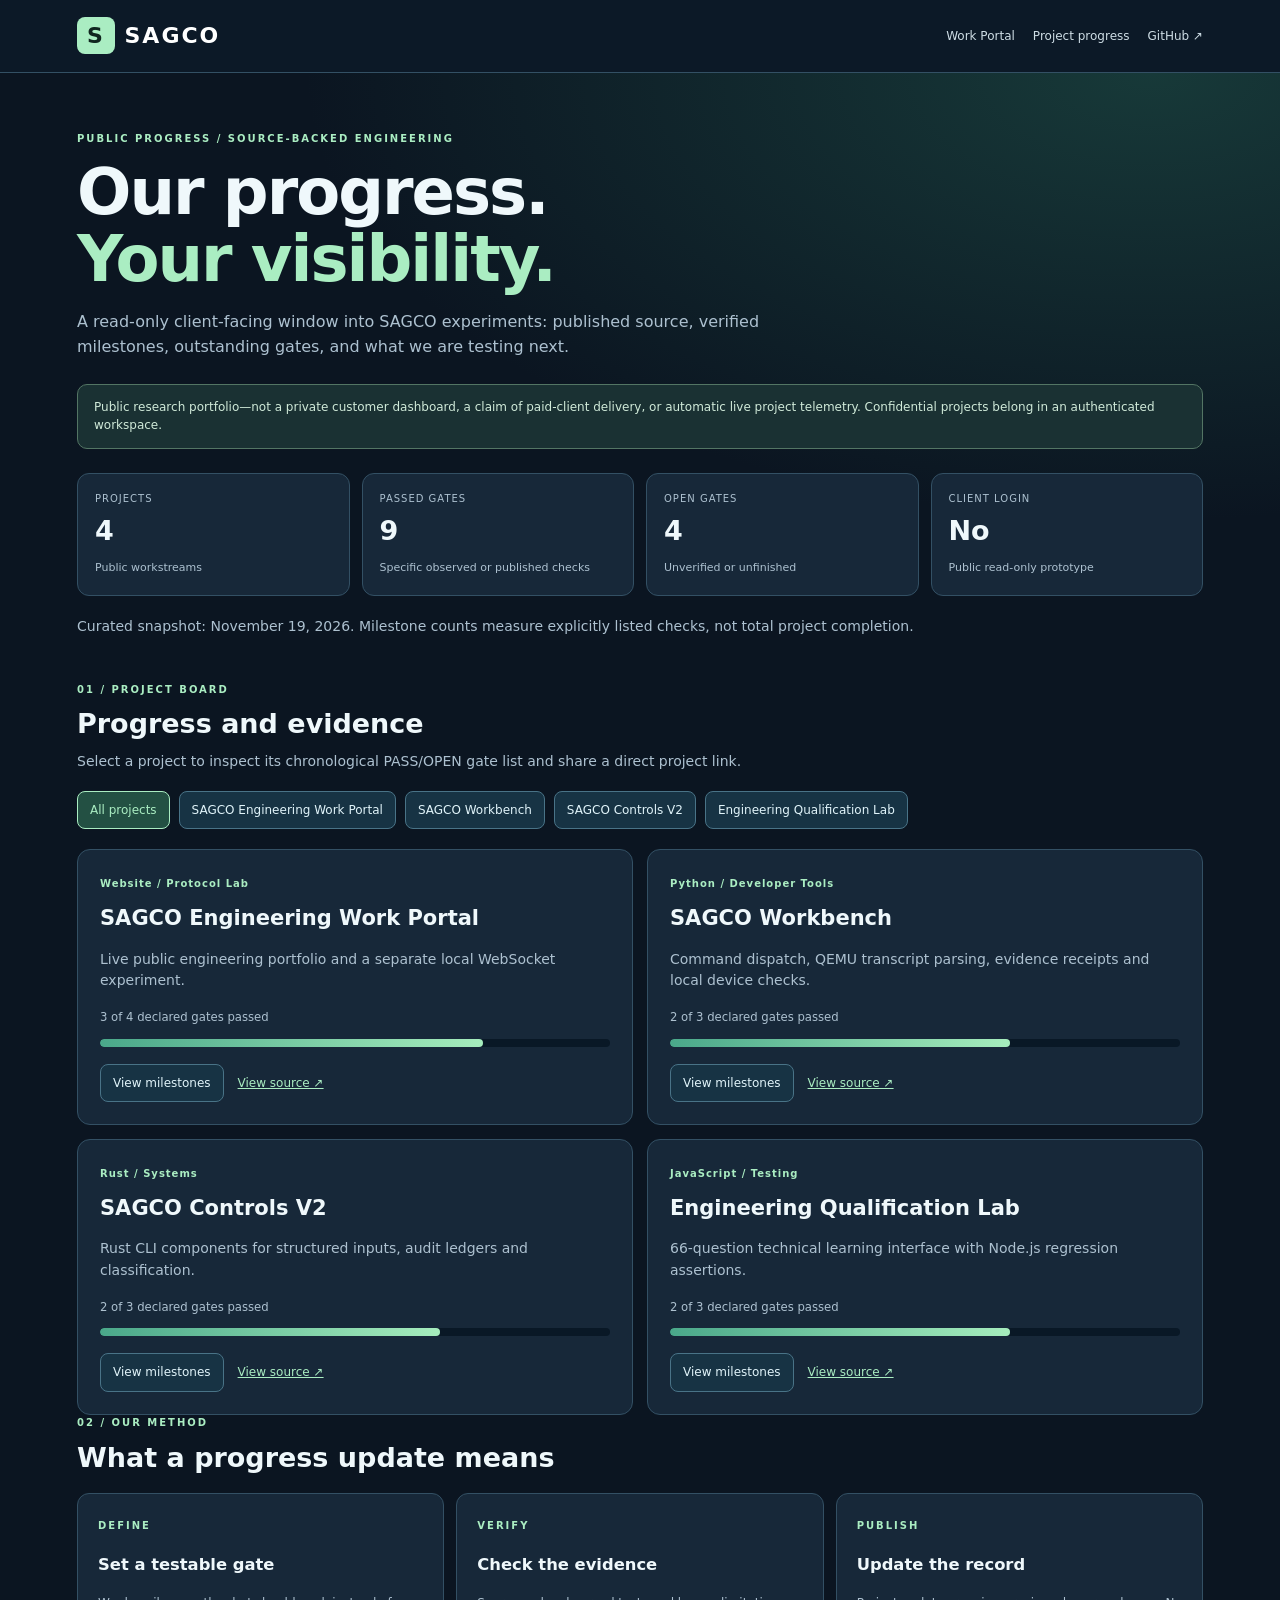
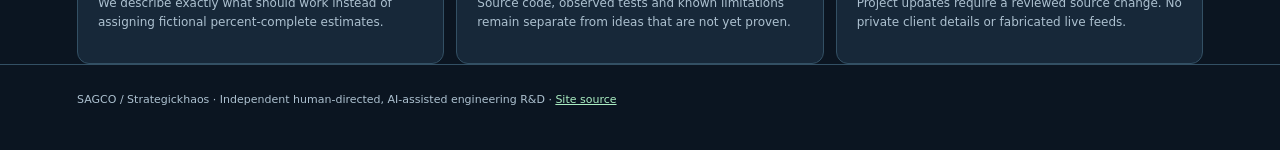
<file: sagco-portal/progress.html>
<!doctype html>
<html lang="en">
<head><meta charset="utf-8"><meta name="viewport" content="width=device-width,initial-scale=1"><meta name="theme-color" content="#111e2c">
<title>SAGCO | Client Progress Portal</title>
<meta name="description" content="Public engineering project milestones and evidence-backed progress at SAGCO.">
<style>
:root{--bg:#0b1521;--card:#172839;--line:#335064;--ink:#eff8fb;--muted:#adc1d0;--mint:#aaedc2;font:14px/1.55 system-ui,Segoe UI,sans-serif;color:var(--ink);background:var(--bg)}*{box-sizing:border-box}body{margin:0}a{color:var(--mint)}button{font:inherit;cursor:pointer}button:focus-visible,a:focus-visible{outline:2px solid #9ddaf0;outline-offset:3px}.wrap{max-width:1170px;margin:auto;padding:0 22px}header{border-bottom:1px solid var(--line);background:#0c1927}.top{min-height:72px;display:flex;align-items:center;justify-content:space-between;gap:12px}.brand{font-weight:900;letter-spacing:2px;font-size:22px;color:white;text-decoration:none}.brand b{background:var(--mint);color:#10251f;border-radius:8px;padding:6px 10px}.top nav{display:flex;gap:18px;flex-wrap:wrap}.top nav a{text-decoration:none;color:#cedde5;font-size:12px}.hero{background:radial-gradient(ellipse at 90% 0%,#235d5080,transparent 52%);padding:58px 0 26px}.kicker{font-weight:850;font-size:10px;letter-spacing:2px;color:var(--mint)}h1{font-size:clamp(35px,5.5vw,64px);letter-spacing:-2px;line-height:1.06;margin:12px 0 14px}h1 em{color:var(--mint);font-style:normal}.lead{max-width:740px;color:var(--muted);font-size:16px}.notice{border:1px solid #537564;background:#1a3133;padding:13px 16px;border-radius:10px;color:#d0ead9;font-size:12px;margin:24px 0}.stats{display:grid;grid-template-columns:repeat(4,1fr);gap:12px;margin:20px 0}.stat{background:var(--card);border:1px solid var(--line);border-radius:12px;padding:17px}.stat small{color:var(--muted);display:block;text-transform:uppercase;letter-spacing:1px;font-size:10px}.stat strong{display:block;font-size:27px;margin:4px 0}.stat span{font-size:11px;color:var(--muted)}section{padding:24px 0}h2{font-size:27px;margin:6px 0}.intro{color:var(--muted);margin:0 0 18px}.filters{display:flex;gap:9px;flex-wrap:wrap;margin:16px 0 20px}.chip{border:1px solid #497387;background:#173344;color:#e1f4fa;padding:9px 12px;border-radius:8px;font-size:12px}.chip.active{border-color:var(--mint);color:var(--mint);background:#235043}.cards{display:grid;grid-template-columns:repeat(2,minmax(0,1fr));gap:14px}.card,.detail,.step{border:1px solid var(--line);background:var(--card);border-radius:13px;padding:22px}.card h3{margin:8px 0;font-size:21px}.card p,.step p{color:var(--muted)}.flag{font-size:10px;letter-spacing:1px;font-weight:900;color:var(--mint)}.bar{height:8px;border-radius:30px;background:#091826;overflow:hidden;margin:11px 0}.bar>div{height:100%;background:linear-gradient(90deg,#4aa88a,#a6edbd);border-radius:30px}.card small{color:var(--muted)}.action{display:flex;gap:14px;align-items:center;flex-wrap:wrap;margin-top:17px}.action a{font-size:12px}.detail{margin-top:20px;background:linear-gradient(120deg,#1a3340,#142533)}.timeline{display:grid;gap:11px;margin-top:14px}.step{padding:14px 16px;border-left:3px solid #607181}.step.pass{border-left-color:var(--mint)}.step strong{display:block;margin:3px 0}.step p{font-size:12px;margin:0 0 6px}.step a{font-size:12px}.how{display:grid;grid-template-columns:repeat(3,1fr);gap:12px;margin-top:15px}.how article{padding:20px;border-radius:12px;background:var(--card);border:1px solid var(--line)}.how p{color:var(--muted);font-size:12px}footer{border-top:1px solid var(--line);padding:26px 0 42px;color:var(--muted);font-size:11px}@media(max-width:760px){.cards,.how{grid-template-columns:1fr}.stats{grid-template-columns:repeat(2,1fr)}.top{align-items:flex-start;flex-direction:column;padding:15px 0}.hero{padding:36px 0 18px}}@media(prefers-reduced-motion:reduce){*{scroll-behavior:auto!important}}
</style></head>
<body><header><div class="wrap top"><a class="brand" href="./index.html"><b>S</b> SAGCO</a><nav><a href="./index.html">Work Portal</a><a href="#projects">Project progress</a><a href="https://github.com/Strategickhaos" target="_blank" rel="noopener noreferrer">GitHub ↗</a></nav></div></header>
<main><div class="hero"><div class="wrap"><div class="kicker">PUBLIC PROGRESS / SOURCE-BACKED ENGINEERING</div><h1>Our progress.<br><em>Your visibility.</em></h1>
<p class="lead">A read-only client-facing window into SAGCO experiments: published source, verified milestones, outstanding gates, and what we are testing next.</p>
<div class="notice">Public research portfolio—not a private customer dashboard, a claim of paid-client delivery, or automatic live project telemetry. Confidential projects belong in an authenticated workspace.</div>
<div class="stats" id="stats" aria-label="Public status summary"></div><p class="intro">Curated snapshot: November 19, 2026. Milestone counts measure explicitly listed checks, not total project completion.</p></div></div>
<section class="wrap" id="projects"><div class="kicker">01 / PROJECT BOARD</div><h2>Progress and evidence</h2><p class="intro">Select a project to inspect its chronological PASS/OPEN gate list and share a direct project link.</p><div id="filters" class="filters" role="group" aria-label="Project filter"></div><div id="cards" class="cards"></div><div id="details" aria-live="polite"></div></section>
<section class="wrap"><div class="kicker">02 / OUR METHOD</div><h2>What a progress update means</h2><div class="how"><article><span class="kicker">DEFINE</span><h3>Set a testable gate</h3><p>We describe exactly what should work instead of assigning fictional percent-complete estimates.</p></article><article><span class="kicker">VERIFY</span><h3>Check the evidence</h3><p>Source code, observed tests and known limitations remain separate from ideas that are not yet proven.</p></article><article><span class="kicker">PUBLISH</span><h3>Update the record</h3><p>Project updates require a reviewed source change. No private client details or fabricated live feeds.</p></article></div></section></main>
<footer><div class="wrap">SAGCO / Strategickhaos · Independent human-directed, AI-assisted engineering R&D · <a href="https://github.com/Strategickhaos/strategickhaos.github.io" target="_blank" rel="noopener noreferrer">Site source</a></div></footer>
<script>
"use strict";
const PROJECTS=[
{id:"work-portal",title:"SAGCO Engineering Work Portal",kind:"Website / Protocol Lab",summary:"Live public engineering portfolio and a separate local WebSocket experiment.",source:"https://github.com/Strategickhaos/strategickhaos.github.io",milestones:[
["PASS","Public page deployed","GitHub Pages site accessible without signing in.","https://strategickhaos.github.io/sagco-portal/index.html"],
["PASS","Live browser UI check","Skills, invoice estimate and offline simulation tested in a browser.",null],
["PASS","Local WebSocket tests","12 of 12 local Termux tests passed in a supplied field log; real browser-to-loopback test is separate.",null],
["OPEN","Public secure WebSocket backend","No deployed authenticated WSS customer channel is claimed.",null]]},
{id:"sagco-workbench",title:"SAGCO Workbench",kind:"Python / Developer Tools",summary:"Command dispatch, QEMU transcript parsing, evidence receipts and local device checks.",source:"https://github.com/Strategickhaos/sagco-workbench",milestones:[
["PASS","Python repository published","Source and usage instructions are available.","https://github.com/Strategickhaos/sagco-workbench"],
["PASS","Test fixtures documented","Repository contains reproducibility instructions and sample evidence.","https://github.com/Strategickhaos/sagco-workbench"],
["OPEN","Production mobile package","No signed production app or complete deployment certification is claimed.",null]]},
{id:"sagco-controls",title:"SAGCO Controls V2",kind:"Rust / Systems",summary:"Rust CLI components for structured inputs, audit ledgers and classification.",source:"https://github.com/Strategickhaos/sagco-controls-v2",milestones:[
["PASS","Rust sources published","Source contains CLI modules and reported control experiments.","https://github.com/Strategickhaos/sagco-controls-v2"],
["PASS","Build instructions documented","Cargo commands and test guidance are recorded; passing CI is not implied.","https://github.com/Strategickhaos/sagco-controls-v2"],
["OPEN","Production-level validation","Reliability, isolation and complete operational verification remain open.",null]]},
{id:"qualification-lab",title:"Engineering Qualification Lab",kind:"JavaScript / Testing",summary:"66-question technical learning interface with Node.js regression assertions.",source:"https://github.com/Strategickhaos/fabricmiq-engineering-qualification-lab",milestones:[
["PASS","Frontend source published","Browser UI, question bank and styles can be reviewed.","https://github.com/Strategickhaos/fabricmiq-engineering-qualification-lab"],
["PASS","Unit assertions published","Node.js test file checks question counts, schema and syntax.","https://github.com/Strategickhaos/fabricmiq-engineering-qualification-lab"],
["OPEN","CI / hosted acceptance","Current workflow results and production hosting still need independent checks.",null]]}
];
const $=id=>document.getElementById(id);
const E=(tag,cls,txt)=>{const e=document.createElement(tag);if(cls)e.className=cls;if(txt!==undefined)e.textContent=txt;return e};
let selected=new URL(location.href).searchParams.get("project");if(!PROJECTS.some(p=>p.id===selected))selected=null;
function link(parent,url,label){if(!url)return;const u=new URL(url);if(u.protocol!=="https:")return;const a=E("a","",label);a.href=u.href;a.target="_blank";a.rel="noopener noreferrer";parent.append(a)}
function fillStats(){const done=PROJECTS.reduce((n,p)=>n+p.milestones.filter(m=>m[0]==="PASS").length,0),open=PROJECTS.reduce((n,p)=>n+p.milestones.filter(m=>m[0]==="OPEN").length,0);[["Projects",PROJECTS.length,"Public workstreams"],["Passed gates",done,"Specific observed or published checks"],["Open gates",open,"Unverified or unfinished"],["Client login","No","Public read-only prototype"]].forEach(x=>{const s=E("div","stat");s.append(E("small","",x[0]),E("strong","",String(x[1])),E("span","",x[2]));$("stats").append(s)})}
function render(){const f=$("filters"),c=$("cards"),d=$("details");f.replaceChildren();c.replaceChildren();d.replaceChildren();[{id:null,title:"All projects"},...PROJECTS].forEach(p=>{const b=E("button","chip"+(selected===p.id?" active":""),p.title);b.type="button";b.setAttribute("aria-pressed",String(selected===p.id));b.onclick=()=>{selected=p.id;const u=new URL(location.href);selected?u.searchParams.set("project",selected):u.searchParams.delete("project");history.replaceState(null,"",u.href);render()};f.append(b)});
const list=selected?PROJECTS.filter(p=>p.id===selected):PROJECTS;
list.forEach(p=>{const count=p.milestones.filter(m=>m[0]==="PASS").length;const card=E("article","card");card.append(E("span","flag",p.kind),E("h3","",p.title),E("p","",p.summary));const s=E("div");s.append(E("small","",count+" of "+p.milestones.length+" declared gates passed"));const bar=E("div","bar"),prog=E("div");prog.style.width=(count/p.milestones.length*100)+"%";bar.setAttribute("role","progressbar");bar.setAttribute("aria-label",p.title+" verified gates");bar.setAttribute("aria-valuenow",String(count));bar.setAttribute("aria-valuemin","0");bar.setAttribute("aria-valuemax",String(p.milestones.length));bar.append(prog);s.append(bar);card.append(s);const row=E("div","action");const btn=E("button","chip","View milestones");btn.type="button";btn.onclick=()=>{selected=p.id;render();$("details").scrollIntoView({block:"start"})};row.append(btn);link(row,p.source,"View source ↗");card.append(row);c.append(card)});
if(selected){const p=list[0],panel=E("article","detail");panel.append(E("div","kicker","PROJECT CHRONICLE"),E("h2","",p.title));const steps=E("div","timeline");p.milestones.forEach(m=>{const n=E("div","step"+(m[0]==="PASS"?" pass":""));n.append(E("span","flag",m[0]==="PASS"?"✓ PASS":"○ OPEN"),E("strong","",m[1]),E("p","",m[2]));link(n,m[3],"Inspect source ↗");steps.append(n)});panel.append(steps);const share=E("button","chip","Copy direct project link");share.style.marginTop="18px";share.onclick=()=>{const u=new URL(location.href);u.searchParams.set("project",p.id);navigator.clipboard&&window.isSecureContext?navigator.clipboard.writeText(u.href).then(()=>share.textContent="Copied!",()=>share.textContent=u.href):share.textContent=u.href};panel.append(share);d.append(panel)}}
fillStats();render();
</script>
</body></html>
</file>
<file: assets/site.css>
:root{--bg:#0b0f14;--panel:#111821;--panel2:#151f2a;--text:#edf3f8;--muted:#9fb0bf;--line:#263544;--accent:#d6b65e;--accent2:#7fd3ff;--ok:#79e0a4}*{box-sizing:border-box}html{scroll-behavior:smooth}body{margin:0;background:radial-gradient(circle at 10% 0%,#172432 0,transparent 35%),var(--bg);color:var(--text);font-family:Inter,ui-sans-serif,system-ui,-apple-system,BlinkMacSystemFont,"Segoe UI",sans-serif;line-height:1.55}a{color:inherit}.site-header{position:sticky;top:0;z-index:20;display:flex;justify-content:space-between;align-items:center;padding:16px clamp(20px,5vw,72px);background:rgba(11,15,20,.86);backdrop-filter:blur(16px);border-bottom:1px solid var(--line)}.brand{display:flex;gap:12px;align-items:center;text-decoration:none}.brand-mark{display:grid;place-items:center;width:42px;height:42px;border:1px solid var(--accent);border-radius:10px;color:var(--accent);font-weight:800;letter-spacing:.08em}.brand strong,.brand small{display:block}.brand small{color:var(--muted);font-size:.72rem;letter-spacing:.08em;text-transform:uppercase}nav{display:flex;gap:20px}nav a{text-decoration:none;color:var(--muted);font-size:.92rem}nav a:hover{color:var(--text)}main{max-width:1180px;margin:auto;padding:0 24px 72px}.hero{display:grid;grid-template-columns:1.4fr .8fr;gap:36px;align-items:center;padding:90px 0 52px}.eyebrow{margin:0 0 10px;color:var(--accent);font-weight:700;letter-spacing:.14em;font-size:.76rem}.hero h1{font-size:clamp(3rem,8vw,6.8rem);line-height:.9;margin:.1em 0 .2em;letter-spacing:-.055em}.lede{max-width:720px;color:#c5d1db;font-size:1.25rem}.actions{display:flex;flex-wrap:wrap;gap:12px;margin-top:24px}.button{display:inline-flex;align-items:center;justify-content:center;border:1px solid var(--line);border-radius:9px;padding:11px 16px;background:#16212c;color:var(--text);text-decoration:none;cursor:pointer;font:inherit;font-weight:700}.button:hover{border-color:#536779}.button.primary{background:var(--accent);color:#111;border-color:var(--accent)}.status-card,.panel,.rail-grid article{background:linear-gradient(180deg,rgba(21,31,42,.96),rgba(15,22,30,.96));border:1px solid var(--line);box-shadow:0 18px 60px rgba(0,0,0,.18)}.status-card{border-radius:16px;padding:22px}.status-row{display:flex;justify-content:space-between;gap:18px;padding:12px 0;border-bottom:1px solid var(--line)}.status-row span{color:var(--muted)}.status-row strong{text-align:right}.ok{color:var(--ok)}.micro{margin-bottom:0;color:var(--muted);font-size:.78rem}.rail-grid{display:grid;grid-template-columns:repeat(3,1fr);gap:16px;margin:10px 0 34px}.rail-grid article{padding:24px;border-radius:14px}.rail-grid span{color:var(--accent);font:700 .78rem ui-monospace,monospace}.rail-grid h2{margin:.25rem 0}.rail-grid p{color:var(--muted);margin-bottom:0}.panel{border-radius:16px;padding:clamp(22px,4vw,38px);margin:22px 0}.section-head{display:flex;justify-content:space-between;align-items:flex-start;gap:20px}.section-head h2{font-size:clamp(1.7rem,4vw,2.4rem);margin:.1em 0 .5em}.badge{display:inline-flex;border:1px solid #40556a;border-radius:999px;padding:7px 10px;color:var(--accent2);font-size:.68rem;letter-spacing:.09em;white-space:nowrap}.table-wrap{overflow:auto;margin-top:22px}table{width:100%;border-collapse:collapse}th,td{text-align:left;padding:13px 12px;border-bottom:1px solid var(--line)}th{color:var(--muted);font-size:.73rem;text-transform:uppercase;letter-spacing:.08em}.muted{color:var(--muted)}.form-grid{display:grid;grid-template-columns:1fr 1fr;gap:16px}label{display:grid;gap:7px;color:var(--muted);font-size:.83rem;font-weight:700}.span2{grid-column:span 2}input,select,textarea{width:100%;background:#0b1118;color:var(--text);border:1px solid #324354;border-radius:9px;padding:12px;font:inherit}textarea{resize:vertical}.seal-box{display:flex;gap:12px;flex-wrap:wrap;align-items:center;margin:20px 0}pre{white-space:pre-wrap;overflow-wrap:anywhere;background:#080d12;border:1px solid var(--line);border-radius:10px;padding:16px;color:#bfe8cb}.hidden{display:none}.contact{display:grid;grid-template-columns:1fr .8fr;gap:30px}.contact-card{display:grid;gap:8px;padding:20px;border:1px solid var(--line);border-radius:12px;background:#0d141c}.contact-card span{color:var(--muted)}footer{max-width:1180px;margin:auto;padding:28px 24px 50px;border-top:1px solid var(--line);display:flex;justify-content:space-between;gap:20px;color:var(--muted);font-size:.8rem}@media(max-width:780px){.site-header{flex-wrap:wrap;gap:10px}nav{display:flex;flex-wrap:wrap;gap:12px 16px}.hero,.contact{grid-template-columns:1fr}.hero{padding-top:56px}.rail-grid{grid-template-columns:1fr}.form-grid{grid-template-columns:1fr}.span2{grid-column:span 1}.section-head{display:block}.badge{margin-bottom:10px}footer{display:block}}
</file>
